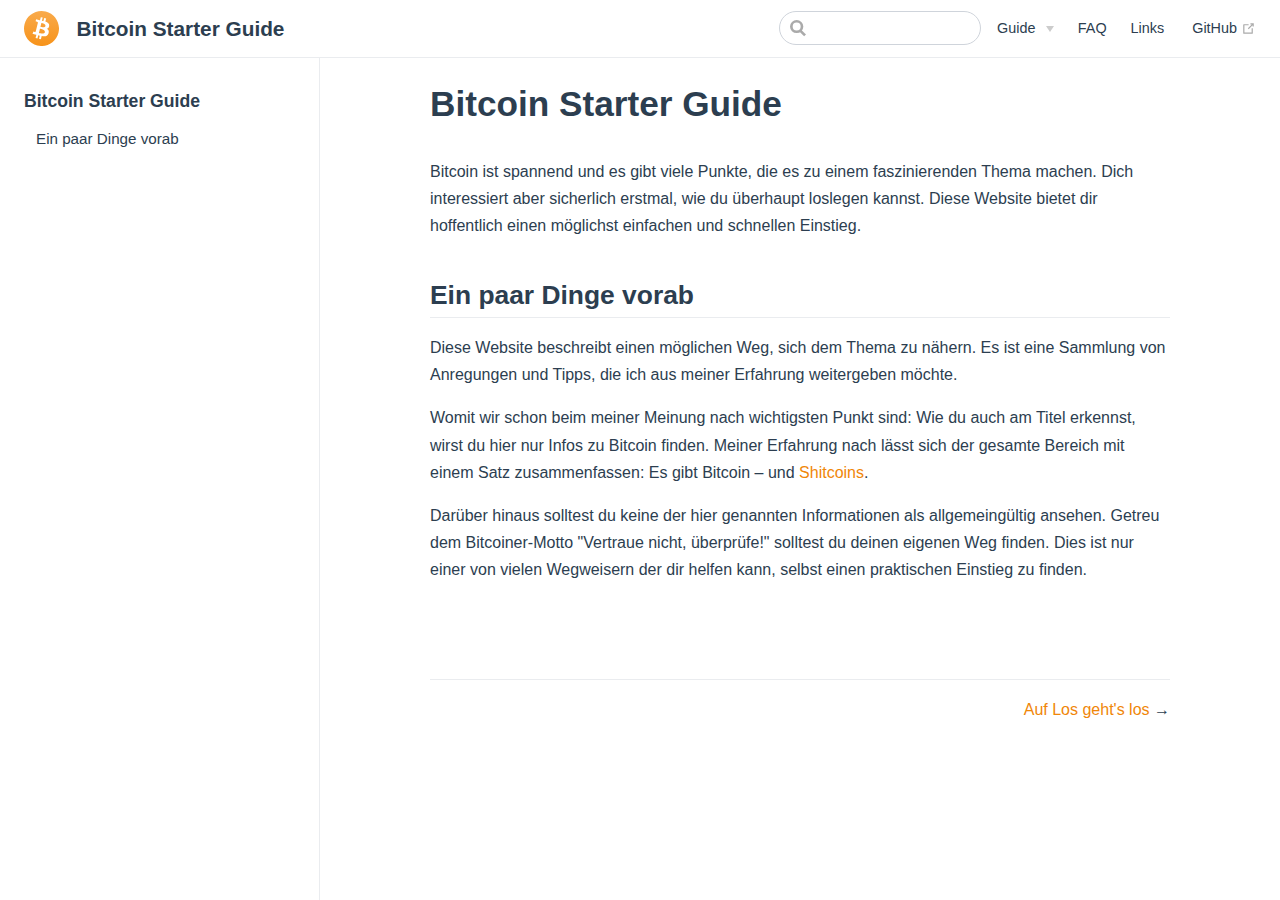
<file: index.html>
<!DOCTYPE html>
<html lang="en-US">
  <head>
    <meta charset="utf-8">
    <meta name="viewport" content="width=device-width,initial-scale=1">
    <title>Bitcoin Starter Guide | Bitcoin Starter Guide</title>
    <meta name="generator" content="VuePress 1.7.1">
    
    <meta name="description" content="Bitcoin Starter Guide">
    
    <link rel="preload" href="/assets/css/0.styles.0afc14c1.css" as="style"><link rel="preload" href="/assets/js/app.ac00534f.js" as="script"><link rel="preload" href="/assets/js/2.97e4de61.js" as="script"><link rel="preload" href="/assets/js/7.89a4d375.js" as="script"><link rel="prefetch" href="/assets/js/10.13d57e93.js"><link rel="prefetch" href="/assets/js/11.e73ab4b9.js"><link rel="prefetch" href="/assets/js/12.57abe6e4.js"><link rel="prefetch" href="/assets/js/3.fea4e30a.js"><link rel="prefetch" href="/assets/js/4.dda371ea.js"><link rel="prefetch" href="/assets/js/5.9e0195bc.js"><link rel="prefetch" href="/assets/js/6.d09cb291.js"><link rel="prefetch" href="/assets/js/8.bbce3b30.js"><link rel="prefetch" href="/assets/js/9.3b7cb7c1.js">
    <link rel="stylesheet" href="/assets/css/0.styles.0afc14c1.css">
  </head>
  <body>
    <div id="app" data-server-rendered="true"><div class="theme-container"><header class="navbar"><div class="sidebar-button"><svg xmlns="http://www.w3.org/2000/svg" aria-hidden="true" role="img" viewBox="0 0 448 512" class="icon"><path fill="currentColor" d="M436 124H12c-6.627 0-12-5.373-12-12V80c0-6.627 5.373-12 12-12h424c6.627 0 12 5.373 12 12v32c0 6.627-5.373 12-12 12zm0 160H12c-6.627 0-12-5.373-12-12v-32c0-6.627 5.373-12 12-12h424c6.627 0 12 5.373 12 12v32c0 6.627-5.373 12-12 12zm0 160H12c-6.627 0-12-5.373-12-12v-32c0-6.627 5.373-12 12-12h424c6.627 0 12 5.373 12 12v32c0 6.627-5.373 12-12 12z"></path></svg></div> <a href="/" aria-current="page" class="home-link router-link-exact-active router-link-active"><img src="/bitcoin.svg" alt="Bitcoin Starter Guide" class="logo"> <span class="site-name can-hide">Bitcoin Starter Guide</span></a> <div class="links"><div class="search-box"><input aria-label="Search" autocomplete="off" spellcheck="false" value=""> <!----></div> <nav class="nav-links can-hide"><div class="nav-item"><div class="dropdown-wrapper"><button type="button" aria-label="Guide" class="dropdown-title"><span class="title">Guide</span> <span class="arrow down"></span></button> <button type="button" aria-label="Guide" class="mobile-dropdown-title"><span class="title">Guide</span> <span class="arrow right"></span></button> <ul class="nav-dropdown" style="display:none;"><li class="dropdown-item"><!----> <a href="/beginner.html" class="nav-link">
  Einstieg
</a></li><li class="dropdown-item"><!----> <a href="/intermediate.html" class="nav-link">
  Zwischenschritt
</a></li><li class="dropdown-item"><!----> <a href="/advanced.html" class="nav-link">
  Fortgeschritten
</a></li></ul></div></div><div class="nav-item"><a href="/faq.html" class="nav-link">
  FAQ
</a></div><div class="nav-item"><a href="/links.html" class="nav-link">
  Links
</a></div> <a href="https://github.com/hey-bitcoin-de/hey-bitcoin.de" target="_blank" rel="noopener noreferrer" class="repo-link">
    GitHub
    <span><svg xmlns="http://www.w3.org/2000/svg" aria-hidden="true" focusable="false" x="0px" y="0px" viewBox="0 0 100 100" width="15" height="15" class="icon outbound"><path fill="currentColor" d="M18.8,85.1h56l0,0c2.2,0,4-1.8,4-4v-32h-8v28h-48v-48h28v-8h-32l0,0c-2.2,0-4,1.8-4,4v56C14.8,83.3,16.6,85.1,18.8,85.1z"></path> <polygon fill="currentColor" points="45.7,48.7 51.3,54.3 77.2,28.5 77.2,37.2 85.2,37.2 85.2,14.9 62.8,14.9 62.8,22.9 71.5,22.9"></polygon></svg> <span class="sr-only">(opens new window)</span></span></a></nav></div></header> <div class="sidebar-mask"></div> <aside class="sidebar"><nav class="nav-links"><div class="nav-item"><div class="dropdown-wrapper"><button type="button" aria-label="Guide" class="dropdown-title"><span class="title">Guide</span> <span class="arrow down"></span></button> <button type="button" aria-label="Guide" class="mobile-dropdown-title"><span class="title">Guide</span> <span class="arrow right"></span></button> <ul class="nav-dropdown" style="display:none;"><li class="dropdown-item"><!----> <a href="/beginner.html" class="nav-link">
  Einstieg
</a></li><li class="dropdown-item"><!----> <a href="/intermediate.html" class="nav-link">
  Zwischenschritt
</a></li><li class="dropdown-item"><!----> <a href="/advanced.html" class="nav-link">
  Fortgeschritten
</a></li></ul></div></div><div class="nav-item"><a href="/faq.html" class="nav-link">
  FAQ
</a></div><div class="nav-item"><a href="/links.html" class="nav-link">
  Links
</a></div> <a href="https://github.com/hey-bitcoin-de/hey-bitcoin.de" target="_blank" rel="noopener noreferrer" class="repo-link">
    GitHub
    <span><svg xmlns="http://www.w3.org/2000/svg" aria-hidden="true" focusable="false" x="0px" y="0px" viewBox="0 0 100 100" width="15" height="15" class="icon outbound"><path fill="currentColor" d="M18.8,85.1h56l0,0c2.2,0,4-1.8,4-4v-32h-8v28h-48v-48h28v-8h-32l0,0c-2.2,0-4,1.8-4,4v56C14.8,83.3,16.6,85.1,18.8,85.1z"></path> <polygon fill="currentColor" points="45.7,48.7 51.3,54.3 77.2,28.5 77.2,37.2 85.2,37.2 85.2,14.9 62.8,14.9 62.8,22.9 71.5,22.9"></polygon></svg> <span class="sr-only">(opens new window)</span></span></a></nav>  <ul class="sidebar-links"><li><section class="sidebar-group depth-0"><p class="sidebar-heading open"><span>Bitcoin Starter Guide</span> <!----></p> <ul class="sidebar-links sidebar-group-items"><li><a href="/#ein-paar-dinge-vorab" class="sidebar-link">Ein paar Dinge vorab</a><ul class="sidebar-sub-headers"></ul></li></ul></section></li></ul> </aside> <main class="page"> <div class="theme-default-content content__default"><h1 id="bitcoin-starter-guide"><a href="#bitcoin-starter-guide" class="header-anchor">#</a> Bitcoin Starter Guide</h1> <p>Bitcoin ist spannend und es gibt viele Punkte, die es zu einem faszinierenden Thema machen.
Dich interessiert aber sicherlich erstmal, wie du überhaupt loslegen kannst.
Diese Website bietet dir hoffentlich einen möglichst einfachen und schnellen Einstieg.</p> <h2 id="ein-paar-dinge-vorab"><a href="#ein-paar-dinge-vorab" class="header-anchor">#</a> Ein paar Dinge vorab</h2> <p>Diese Website beschreibt einen möglichen Weg, sich dem Thema zu nähern.
Es ist eine Sammlung von Anregungen und Tipps, die ich aus meiner Erfahrung weitergeben möchte.</p> <p>Womit wir schon beim meiner Meinung nach wichtigsten Punkt sind:
Wie du auch am Titel erkennst, wirst du hier nur Infos zu Bitcoin finden.
Meiner Erfahrung nach lässt sich der gesamte Bereich mit einem Satz zusammenfassen:
Es gibt Bitcoin – und <a href="/faq.html#was-ist-mit-allen-anderen-coins">Shitcoins</a>.</p> <p>Darüber hinaus solltest du keine der hier genannten Informationen als allgemeingültig ansehen.
Getreu dem Bitcoiner-Motto &quot;Vertraue nicht, überprüfe!&quot; solltest du deinen eigenen Weg finden.
Dies ist nur einer von vielen Wegweisern der dir helfen kann, selbst einen praktischen Einstieg zu finden.</p></div> <footer class="page-edit"><!----> <!----></footer> <div class="page-nav"><p class="inner"><!----> <span class="next"><a href="/beginner.html">
        Auf Los geht's los
      </a>
      →
    </span></p></div> </main></div><div class="global-ui"></div></div>
    <script src="/assets/js/app.ac00534f.js" defer></script><script src="/assets/js/2.97e4de61.js" defer></script><script src="/assets/js/7.89a4d375.js" defer></script>
  </body>
</html>
</file>
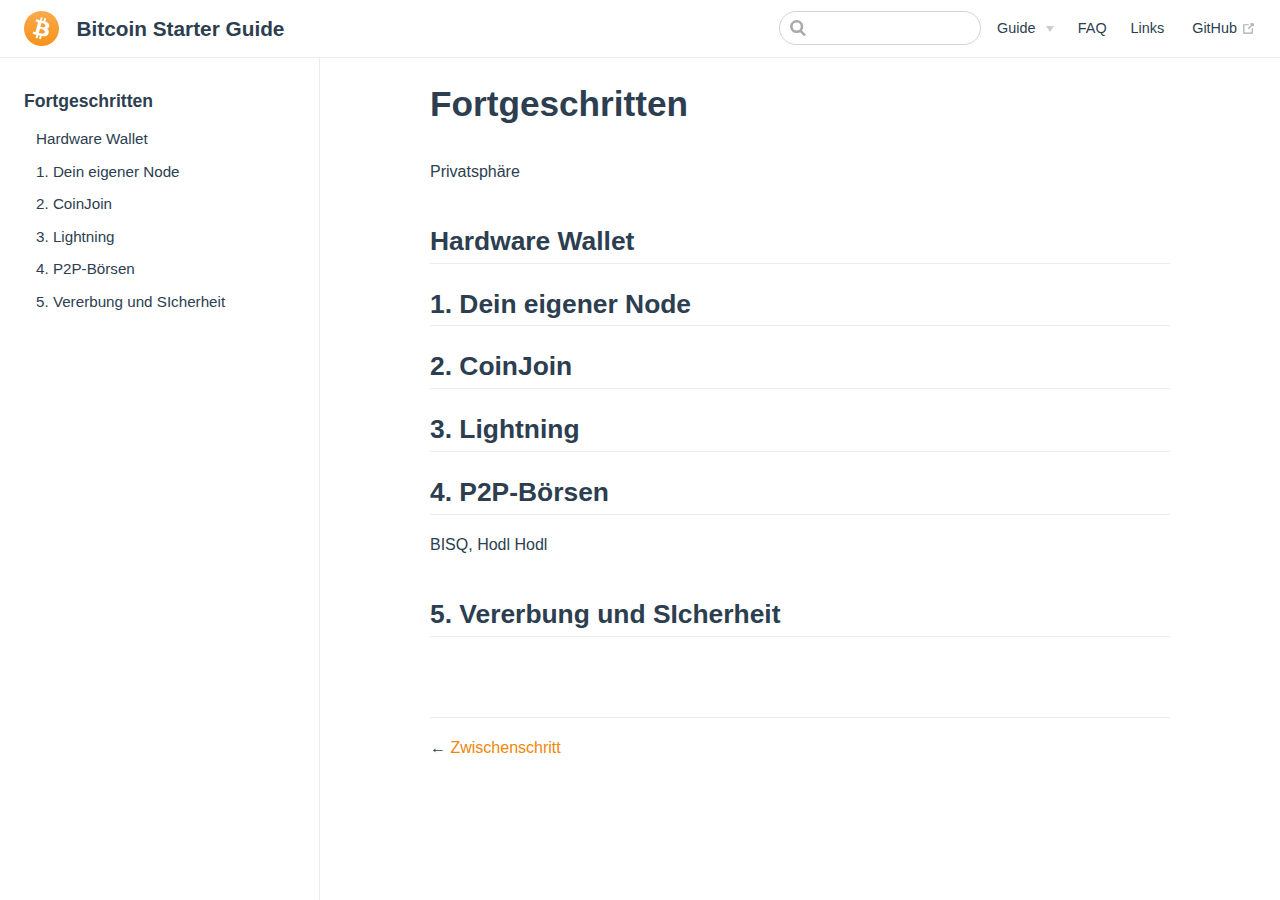
<file: advanced.html>
<!DOCTYPE html>
<html lang="en-US">
  <head>
    <meta charset="utf-8">
    <meta name="viewport" content="width=device-width,initial-scale=1">
    <title>Fortgeschritten | Bitcoin Starter Guide</title>
    <meta name="generator" content="VuePress 1.7.1">
    
    <meta name="description" content="Bitcoin Starter Guide">
    
    <link rel="preload" href="/assets/css/0.styles.0afc14c1.css" as="style"><link rel="preload" href="/assets/js/app.ac00534f.js" as="script"><link rel="preload" href="/assets/js/2.97e4de61.js" as="script"><link rel="preload" href="/assets/js/8.bbce3b30.js" as="script"><link rel="prefetch" href="/assets/js/10.13d57e93.js"><link rel="prefetch" href="/assets/js/11.e73ab4b9.js"><link rel="prefetch" href="/assets/js/12.57abe6e4.js"><link rel="prefetch" href="/assets/js/3.fea4e30a.js"><link rel="prefetch" href="/assets/js/4.dda371ea.js"><link rel="prefetch" href="/assets/js/5.9e0195bc.js"><link rel="prefetch" href="/assets/js/6.d09cb291.js"><link rel="prefetch" href="/assets/js/7.89a4d375.js"><link rel="prefetch" href="/assets/js/9.3b7cb7c1.js">
    <link rel="stylesheet" href="/assets/css/0.styles.0afc14c1.css">
  </head>
  <body>
    <div id="app" data-server-rendered="true"><div class="theme-container"><header class="navbar"><div class="sidebar-button"><svg xmlns="http://www.w3.org/2000/svg" aria-hidden="true" role="img" viewBox="0 0 448 512" class="icon"><path fill="currentColor" d="M436 124H12c-6.627 0-12-5.373-12-12V80c0-6.627 5.373-12 12-12h424c6.627 0 12 5.373 12 12v32c0 6.627-5.373 12-12 12zm0 160H12c-6.627 0-12-5.373-12-12v-32c0-6.627 5.373-12 12-12h424c6.627 0 12 5.373 12 12v32c0 6.627-5.373 12-12 12zm0 160H12c-6.627 0-12-5.373-12-12v-32c0-6.627 5.373-12 12-12h424c6.627 0 12 5.373 12 12v32c0 6.627-5.373 12-12 12z"></path></svg></div> <a href="/" class="home-link router-link-active"><img src="/bitcoin.svg" alt="Bitcoin Starter Guide" class="logo"> <span class="site-name can-hide">Bitcoin Starter Guide</span></a> <div class="links"><div class="search-box"><input aria-label="Search" autocomplete="off" spellcheck="false" value=""> <!----></div> <nav class="nav-links can-hide"><div class="nav-item"><div class="dropdown-wrapper"><button type="button" aria-label="Guide" class="dropdown-title"><span class="title">Guide</span> <span class="arrow down"></span></button> <button type="button" aria-label="Guide" class="mobile-dropdown-title"><span class="title">Guide</span> <span class="arrow right"></span></button> <ul class="nav-dropdown" style="display:none;"><li class="dropdown-item"><!----> <a href="/beginner.html" class="nav-link">
  Einstieg
</a></li><li class="dropdown-item"><!----> <a href="/intermediate.html" class="nav-link">
  Zwischenschritt
</a></li><li class="dropdown-item"><!----> <a href="/advanced.html" aria-current="page" class="nav-link router-link-exact-active router-link-active">
  Fortgeschritten
</a></li></ul></div></div><div class="nav-item"><a href="/faq.html" class="nav-link">
  FAQ
</a></div><div class="nav-item"><a href="/links.html" class="nav-link">
  Links
</a></div> <a href="https://github.com/hey-bitcoin-de/hey-bitcoin.de" target="_blank" rel="noopener noreferrer" class="repo-link">
    GitHub
    <span><svg xmlns="http://www.w3.org/2000/svg" aria-hidden="true" focusable="false" x="0px" y="0px" viewBox="0 0 100 100" width="15" height="15" class="icon outbound"><path fill="currentColor" d="M18.8,85.1h56l0,0c2.2,0,4-1.8,4-4v-32h-8v28h-48v-48h28v-8h-32l0,0c-2.2,0-4,1.8-4,4v56C14.8,83.3,16.6,85.1,18.8,85.1z"></path> <polygon fill="currentColor" points="45.7,48.7 51.3,54.3 77.2,28.5 77.2,37.2 85.2,37.2 85.2,14.9 62.8,14.9 62.8,22.9 71.5,22.9"></polygon></svg> <span class="sr-only">(opens new window)</span></span></a></nav></div></header> <div class="sidebar-mask"></div> <aside class="sidebar"><nav class="nav-links"><div class="nav-item"><div class="dropdown-wrapper"><button type="button" aria-label="Guide" class="dropdown-title"><span class="title">Guide</span> <span class="arrow down"></span></button> <button type="button" aria-label="Guide" class="mobile-dropdown-title"><span class="title">Guide</span> <span class="arrow right"></span></button> <ul class="nav-dropdown" style="display:none;"><li class="dropdown-item"><!----> <a href="/beginner.html" class="nav-link">
  Einstieg
</a></li><li class="dropdown-item"><!----> <a href="/intermediate.html" class="nav-link">
  Zwischenschritt
</a></li><li class="dropdown-item"><!----> <a href="/advanced.html" aria-current="page" class="nav-link router-link-exact-active router-link-active">
  Fortgeschritten
</a></li></ul></div></div><div class="nav-item"><a href="/faq.html" class="nav-link">
  FAQ
</a></div><div class="nav-item"><a href="/links.html" class="nav-link">
  Links
</a></div> <a href="https://github.com/hey-bitcoin-de/hey-bitcoin.de" target="_blank" rel="noopener noreferrer" class="repo-link">
    GitHub
    <span><svg xmlns="http://www.w3.org/2000/svg" aria-hidden="true" focusable="false" x="0px" y="0px" viewBox="0 0 100 100" width="15" height="15" class="icon outbound"><path fill="currentColor" d="M18.8,85.1h56l0,0c2.2,0,4-1.8,4-4v-32h-8v28h-48v-48h28v-8h-32l0,0c-2.2,0-4,1.8-4,4v56C14.8,83.3,16.6,85.1,18.8,85.1z"></path> <polygon fill="currentColor" points="45.7,48.7 51.3,54.3 77.2,28.5 77.2,37.2 85.2,37.2 85.2,14.9 62.8,14.9 62.8,22.9 71.5,22.9"></polygon></svg> <span class="sr-only">(opens new window)</span></span></a></nav>  <ul class="sidebar-links"><li><section class="sidebar-group depth-0"><p class="sidebar-heading open"><span>Fortgeschritten</span> <!----></p> <ul class="sidebar-links sidebar-group-items"><li><a href="/advanced.html#hardware-wallet" class="sidebar-link">Hardware Wallet</a><ul class="sidebar-sub-headers"></ul></li><li><a href="/advanced.html#_1-dein-eigener-node" class="sidebar-link">1. Dein eigener Node</a><ul class="sidebar-sub-headers"></ul></li><li><a href="/advanced.html#_2-coinjoin" class="sidebar-link">2. CoinJoin</a><ul class="sidebar-sub-headers"></ul></li><li><a href="/advanced.html#_3-lightning" class="sidebar-link">3. Lightning</a><ul class="sidebar-sub-headers"></ul></li><li><a href="/advanced.html#_4-p2p-borsen" class="sidebar-link">4. P2P-Börsen</a><ul class="sidebar-sub-headers"></ul></li><li><a href="/advanced.html#_5-vererbung-und-sicherheit" class="sidebar-link">5. Vererbung und SIcherheit</a><ul class="sidebar-sub-headers"></ul></li></ul></section></li></ul> </aside> <main class="page"> <div class="theme-default-content content__default"><h1 id="fortgeschritten"><a href="#fortgeschritten" class="header-anchor">#</a> Fortgeschritten</h1> <p>Privatsphäre</p> <h2 id="hardware-wallet"><a href="#hardware-wallet" class="header-anchor">#</a> Hardware Wallet</h2> <h2 id="_1-dein-eigener-node"><a href="#_1-dein-eigener-node" class="header-anchor">#</a> 1. Dein eigener Node</h2> <h2 id="_2-coinjoin"><a href="#_2-coinjoin" class="header-anchor">#</a> 2. CoinJoin</h2> <h2 id="_3-lightning"><a href="#_3-lightning" class="header-anchor">#</a> 3. Lightning</h2> <h2 id="_4-p2p-borsen"><a href="#_4-p2p-borsen" class="header-anchor">#</a> 4. P2P-Börsen</h2> <p>BISQ, Hodl Hodl</p> <h2 id="_5-vererbung-und-sicherheit"><a href="#_5-vererbung-und-sicherheit" class="header-anchor">#</a> 5. Vererbung und SIcherheit</h2></div> <footer class="page-edit"><!----> <!----></footer> <div class="page-nav"><p class="inner"><span class="prev">
      ←
      <a href="/intermediate.html" class="prev">
        Zwischenschritt
      </a></span> <!----></p></div> </main></div><div class="global-ui"></div></div>
    <script src="/assets/js/app.ac00534f.js" defer></script><script src="/assets/js/2.97e4de61.js" defer></script><script src="/assets/js/8.bbce3b30.js" defer></script>
  </body>
</html>
</file>
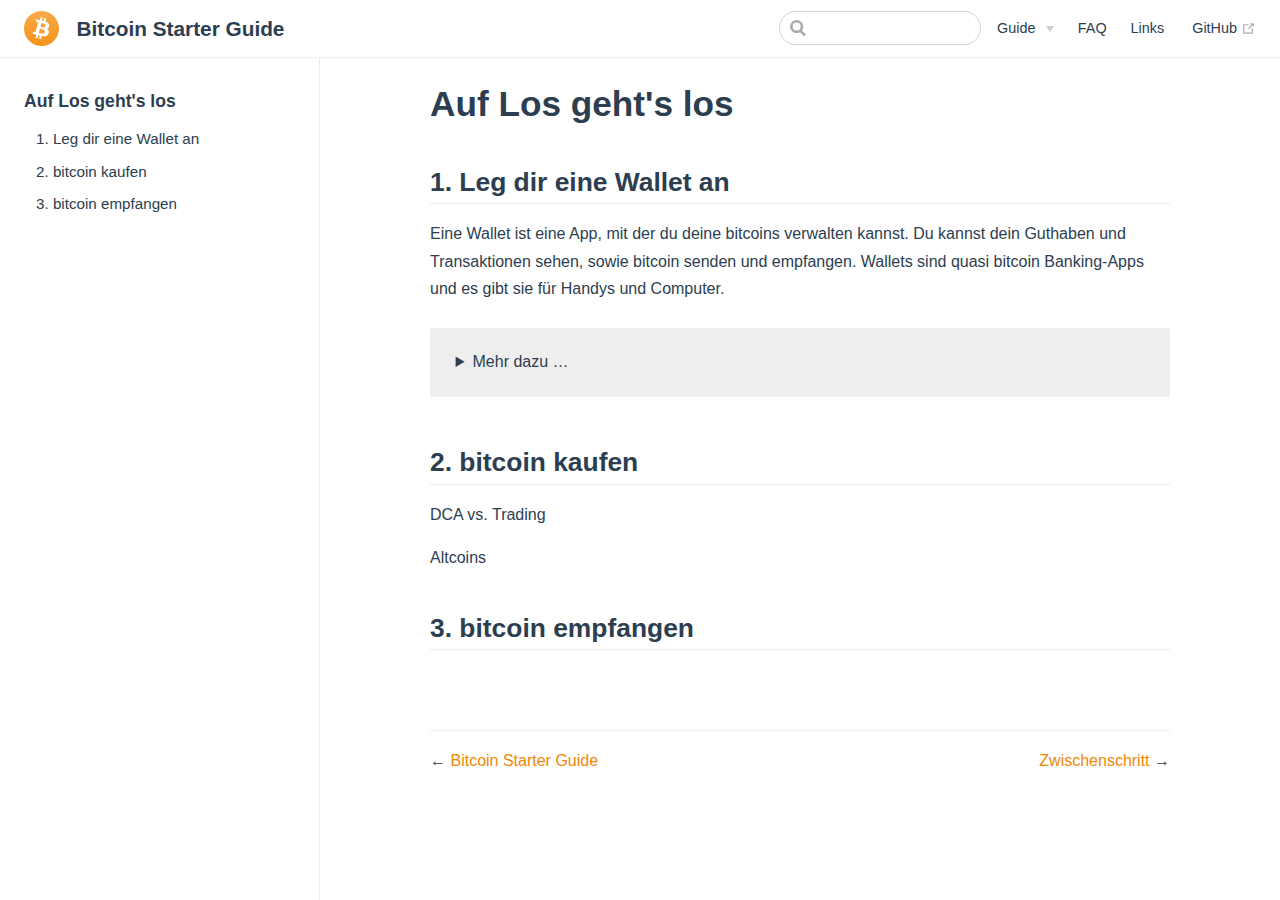
<file: beginner.html>
<!DOCTYPE html>
<html lang="en-US">
  <head>
    <meta charset="utf-8">
    <meta name="viewport" content="width=device-width,initial-scale=1">
    <title>Auf Los geht&#39;s los | Bitcoin Starter Guide</title>
    <meta name="generator" content="VuePress 1.7.1">
    
    <meta name="description" content="Bitcoin Starter Guide">
    
    <link rel="preload" href="/assets/css/0.styles.0afc14c1.css" as="style"><link rel="preload" href="/assets/js/app.ac00534f.js" as="script"><link rel="preload" href="/assets/js/2.97e4de61.js" as="script"><link rel="preload" href="/assets/js/9.3b7cb7c1.js" as="script"><link rel="prefetch" href="/assets/js/10.13d57e93.js"><link rel="prefetch" href="/assets/js/11.e73ab4b9.js"><link rel="prefetch" href="/assets/js/12.57abe6e4.js"><link rel="prefetch" href="/assets/js/3.fea4e30a.js"><link rel="prefetch" href="/assets/js/4.dda371ea.js"><link rel="prefetch" href="/assets/js/5.9e0195bc.js"><link rel="prefetch" href="/assets/js/6.d09cb291.js"><link rel="prefetch" href="/assets/js/7.89a4d375.js"><link rel="prefetch" href="/assets/js/8.bbce3b30.js">
    <link rel="stylesheet" href="/assets/css/0.styles.0afc14c1.css">
  </head>
  <body>
    <div id="app" data-server-rendered="true"><div class="theme-container"><header class="navbar"><div class="sidebar-button"><svg xmlns="http://www.w3.org/2000/svg" aria-hidden="true" role="img" viewBox="0 0 448 512" class="icon"><path fill="currentColor" d="M436 124H12c-6.627 0-12-5.373-12-12V80c0-6.627 5.373-12 12-12h424c6.627 0 12 5.373 12 12v32c0 6.627-5.373 12-12 12zm0 160H12c-6.627 0-12-5.373-12-12v-32c0-6.627 5.373-12 12-12h424c6.627 0 12 5.373 12 12v32c0 6.627-5.373 12-12 12zm0 160H12c-6.627 0-12-5.373-12-12v-32c0-6.627 5.373-12 12-12h424c6.627 0 12 5.373 12 12v32c0 6.627-5.373 12-12 12z"></path></svg></div> <a href="/" class="home-link router-link-active"><img src="/bitcoin.svg" alt="Bitcoin Starter Guide" class="logo"> <span class="site-name can-hide">Bitcoin Starter Guide</span></a> <div class="links"><div class="search-box"><input aria-label="Search" autocomplete="off" spellcheck="false" value=""> <!----></div> <nav class="nav-links can-hide"><div class="nav-item"><div class="dropdown-wrapper"><button type="button" aria-label="Guide" class="dropdown-title"><span class="title">Guide</span> <span class="arrow down"></span></button> <button type="button" aria-label="Guide" class="mobile-dropdown-title"><span class="title">Guide</span> <span class="arrow right"></span></button> <ul class="nav-dropdown" style="display:none;"><li class="dropdown-item"><!----> <a href="/beginner.html" aria-current="page" class="nav-link router-link-exact-active router-link-active">
  Einstieg
</a></li><li class="dropdown-item"><!----> <a href="/intermediate.html" class="nav-link">
  Zwischenschritt
</a></li><li class="dropdown-item"><!----> <a href="/advanced.html" class="nav-link">
  Fortgeschritten
</a></li></ul></div></div><div class="nav-item"><a href="/faq.html" class="nav-link">
  FAQ
</a></div><div class="nav-item"><a href="/links.html" class="nav-link">
  Links
</a></div> <a href="https://github.com/hey-bitcoin-de/hey-bitcoin.de" target="_blank" rel="noopener noreferrer" class="repo-link">
    GitHub
    <span><svg xmlns="http://www.w3.org/2000/svg" aria-hidden="true" focusable="false" x="0px" y="0px" viewBox="0 0 100 100" width="15" height="15" class="icon outbound"><path fill="currentColor" d="M18.8,85.1h56l0,0c2.2,0,4-1.8,4-4v-32h-8v28h-48v-48h28v-8h-32l0,0c-2.2,0-4,1.8-4,4v56C14.8,83.3,16.6,85.1,18.8,85.1z"></path> <polygon fill="currentColor" points="45.7,48.7 51.3,54.3 77.2,28.5 77.2,37.2 85.2,37.2 85.2,14.9 62.8,14.9 62.8,22.9 71.5,22.9"></polygon></svg> <span class="sr-only">(opens new window)</span></span></a></nav></div></header> <div class="sidebar-mask"></div> <aside class="sidebar"><nav class="nav-links"><div class="nav-item"><div class="dropdown-wrapper"><button type="button" aria-label="Guide" class="dropdown-title"><span class="title">Guide</span> <span class="arrow down"></span></button> <button type="button" aria-label="Guide" class="mobile-dropdown-title"><span class="title">Guide</span> <span class="arrow right"></span></button> <ul class="nav-dropdown" style="display:none;"><li class="dropdown-item"><!----> <a href="/beginner.html" aria-current="page" class="nav-link router-link-exact-active router-link-active">
  Einstieg
</a></li><li class="dropdown-item"><!----> <a href="/intermediate.html" class="nav-link">
  Zwischenschritt
</a></li><li class="dropdown-item"><!----> <a href="/advanced.html" class="nav-link">
  Fortgeschritten
</a></li></ul></div></div><div class="nav-item"><a href="/faq.html" class="nav-link">
  FAQ
</a></div><div class="nav-item"><a href="/links.html" class="nav-link">
  Links
</a></div> <a href="https://github.com/hey-bitcoin-de/hey-bitcoin.de" target="_blank" rel="noopener noreferrer" class="repo-link">
    GitHub
    <span><svg xmlns="http://www.w3.org/2000/svg" aria-hidden="true" focusable="false" x="0px" y="0px" viewBox="0 0 100 100" width="15" height="15" class="icon outbound"><path fill="currentColor" d="M18.8,85.1h56l0,0c2.2,0,4-1.8,4-4v-32h-8v28h-48v-48h28v-8h-32l0,0c-2.2,0-4,1.8-4,4v56C14.8,83.3,16.6,85.1,18.8,85.1z"></path> <polygon fill="currentColor" points="45.7,48.7 51.3,54.3 77.2,28.5 77.2,37.2 85.2,37.2 85.2,14.9 62.8,14.9 62.8,22.9 71.5,22.9"></polygon></svg> <span class="sr-only">(opens new window)</span></span></a></nav>  <ul class="sidebar-links"><li><section class="sidebar-group depth-0"><p class="sidebar-heading open"><span>Auf Los geht's los</span> <!----></p> <ul class="sidebar-links sidebar-group-items"><li><a href="/beginner.html#_1-leg-dir-eine-wallet-an" class="sidebar-link">1. Leg dir eine Wallet an</a><ul class="sidebar-sub-headers"></ul></li><li><a href="/beginner.html#_2-bitcoin-kaufen" class="sidebar-link">2. bitcoin kaufen</a><ul class="sidebar-sub-headers"></ul></li><li><a href="/beginner.html#_3-bitcoin-empfangen" class="sidebar-link">3. bitcoin empfangen</a><ul class="sidebar-sub-headers"></ul></li></ul></section></li></ul> </aside> <main class="page"> <div class="theme-default-content content__default"><h1 id="auf-los-geht-s-los"><a href="#auf-los-geht-s-los" class="header-anchor">#</a> Auf Los geht's los</h1> <h2 id="_1-leg-dir-eine-wallet-an"><a href="#_1-leg-dir-eine-wallet-an" class="header-anchor">#</a> 1. Leg dir eine Wallet an</h2> <p>Eine Wallet ist eine App, mit der du deine bitcoins verwalten kannst.
Du kannst dein Guthaben und Transaktionen sehen, sowie bitcoin senden und empfangen.
Wallets sind quasi bitcoin Banking-Apps und es gibt sie für Handys und Computer.</p> <details class="custom-block details"><summary>Mehr dazu …</summary> <p>Obwohl Wallet übersetzt Geldbörse bedeutet, gleicht ihre eigentliche Funktion mehr einem Schlüsselbund:
Die Wallet verwaltet deine kryptografischen Schlüssel, die dir Zugang zu deinen bitcoins geben.</p></details> <h2 id="_2-bitcoin-kaufen"><a href="#_2-bitcoin-kaufen" class="header-anchor">#</a> 2. bitcoin kaufen</h2> <p>DCA vs. Trading</p> <p>Altcoins</p> <h2 id="_3-bitcoin-empfangen"><a href="#_3-bitcoin-empfangen" class="header-anchor">#</a> 3. bitcoin empfangen</h2></div> <footer class="page-edit"><!----> <!----></footer> <div class="page-nav"><p class="inner"><span class="prev">
      ←
      <a href="/" class="prev router-link-active">
        Bitcoin Starter Guide
      </a></span> <span class="next"><a href="/intermediate.html">
        Zwischenschritt
      </a>
      →
    </span></p></div> </main></div><div class="global-ui"></div></div>
    <script src="/assets/js/app.ac00534f.js" defer></script><script src="/assets/js/2.97e4de61.js" defer></script><script src="/assets/js/9.3b7cb7c1.js" defer></script>
  </body>
</html>
</file>
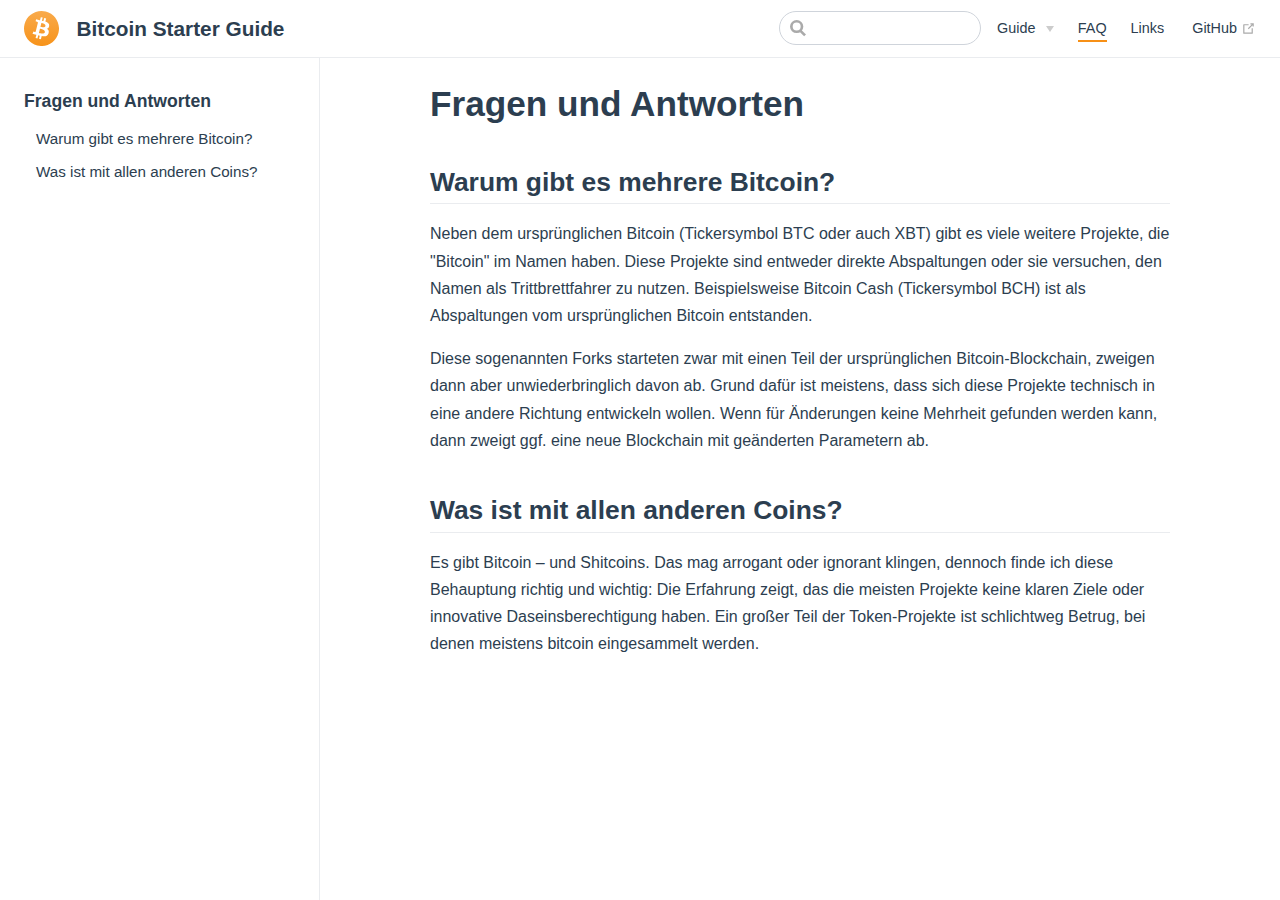
<file: faq.html>
<!DOCTYPE html>
<html lang="en-US">
  <head>
    <meta charset="utf-8">
    <meta name="viewport" content="width=device-width,initial-scale=1">
    <title>Fragen und Antworten | Bitcoin Starter Guide</title>
    <meta name="generator" content="VuePress 1.7.1">
    
    <meta name="description" content="Bitcoin Starter Guide">
    
    <link rel="preload" href="/assets/css/0.styles.0afc14c1.css" as="style"><link rel="preload" href="/assets/js/app.ac00534f.js" as="script"><link rel="preload" href="/assets/js/2.97e4de61.js" as="script"><link rel="preload" href="/assets/js/10.13d57e93.js" as="script"><link rel="prefetch" href="/assets/js/11.e73ab4b9.js"><link rel="prefetch" href="/assets/js/12.57abe6e4.js"><link rel="prefetch" href="/assets/js/3.fea4e30a.js"><link rel="prefetch" href="/assets/js/4.dda371ea.js"><link rel="prefetch" href="/assets/js/5.9e0195bc.js"><link rel="prefetch" href="/assets/js/6.d09cb291.js"><link rel="prefetch" href="/assets/js/7.89a4d375.js"><link rel="prefetch" href="/assets/js/8.bbce3b30.js"><link rel="prefetch" href="/assets/js/9.3b7cb7c1.js">
    <link rel="stylesheet" href="/assets/css/0.styles.0afc14c1.css">
  </head>
  <body>
    <div id="app" data-server-rendered="true"><div class="theme-container"><header class="navbar"><div class="sidebar-button"><svg xmlns="http://www.w3.org/2000/svg" aria-hidden="true" role="img" viewBox="0 0 448 512" class="icon"><path fill="currentColor" d="M436 124H12c-6.627 0-12-5.373-12-12V80c0-6.627 5.373-12 12-12h424c6.627 0 12 5.373 12 12v32c0 6.627-5.373 12-12 12zm0 160H12c-6.627 0-12-5.373-12-12v-32c0-6.627 5.373-12 12-12h424c6.627 0 12 5.373 12 12v32c0 6.627-5.373 12-12 12zm0 160H12c-6.627 0-12-5.373-12-12v-32c0-6.627 5.373-12 12-12h424c6.627 0 12 5.373 12 12v32c0 6.627-5.373 12-12 12z"></path></svg></div> <a href="/" class="home-link router-link-active"><img src="/bitcoin.svg" alt="Bitcoin Starter Guide" class="logo"> <span class="site-name can-hide">Bitcoin Starter Guide</span></a> <div class="links"><div class="search-box"><input aria-label="Search" autocomplete="off" spellcheck="false" value=""> <!----></div> <nav class="nav-links can-hide"><div class="nav-item"><div class="dropdown-wrapper"><button type="button" aria-label="Guide" class="dropdown-title"><span class="title">Guide</span> <span class="arrow down"></span></button> <button type="button" aria-label="Guide" class="mobile-dropdown-title"><span class="title">Guide</span> <span class="arrow right"></span></button> <ul class="nav-dropdown" style="display:none;"><li class="dropdown-item"><!----> <a href="/beginner.html" class="nav-link">
  Einstieg
</a></li><li class="dropdown-item"><!----> <a href="/intermediate.html" class="nav-link">
  Zwischenschritt
</a></li><li class="dropdown-item"><!----> <a href="/advanced.html" class="nav-link">
  Fortgeschritten
</a></li></ul></div></div><div class="nav-item"><a href="/faq.html" aria-current="page" class="nav-link router-link-exact-active router-link-active">
  FAQ
</a></div><div class="nav-item"><a href="/links.html" class="nav-link">
  Links
</a></div> <a href="https://github.com/hey-bitcoin-de/hey-bitcoin.de" target="_blank" rel="noopener noreferrer" class="repo-link">
    GitHub
    <span><svg xmlns="http://www.w3.org/2000/svg" aria-hidden="true" focusable="false" x="0px" y="0px" viewBox="0 0 100 100" width="15" height="15" class="icon outbound"><path fill="currentColor" d="M18.8,85.1h56l0,0c2.2,0,4-1.8,4-4v-32h-8v28h-48v-48h28v-8h-32l0,0c-2.2,0-4,1.8-4,4v56C14.8,83.3,16.6,85.1,18.8,85.1z"></path> <polygon fill="currentColor" points="45.7,48.7 51.3,54.3 77.2,28.5 77.2,37.2 85.2,37.2 85.2,14.9 62.8,14.9 62.8,22.9 71.5,22.9"></polygon></svg> <span class="sr-only">(opens new window)</span></span></a></nav></div></header> <div class="sidebar-mask"></div> <aside class="sidebar"><nav class="nav-links"><div class="nav-item"><div class="dropdown-wrapper"><button type="button" aria-label="Guide" class="dropdown-title"><span class="title">Guide</span> <span class="arrow down"></span></button> <button type="button" aria-label="Guide" class="mobile-dropdown-title"><span class="title">Guide</span> <span class="arrow right"></span></button> <ul class="nav-dropdown" style="display:none;"><li class="dropdown-item"><!----> <a href="/beginner.html" class="nav-link">
  Einstieg
</a></li><li class="dropdown-item"><!----> <a href="/intermediate.html" class="nav-link">
  Zwischenschritt
</a></li><li class="dropdown-item"><!----> <a href="/advanced.html" class="nav-link">
  Fortgeschritten
</a></li></ul></div></div><div class="nav-item"><a href="/faq.html" aria-current="page" class="nav-link router-link-exact-active router-link-active">
  FAQ
</a></div><div class="nav-item"><a href="/links.html" class="nav-link">
  Links
</a></div> <a href="https://github.com/hey-bitcoin-de/hey-bitcoin.de" target="_blank" rel="noopener noreferrer" class="repo-link">
    GitHub
    <span><svg xmlns="http://www.w3.org/2000/svg" aria-hidden="true" focusable="false" x="0px" y="0px" viewBox="0 0 100 100" width="15" height="15" class="icon outbound"><path fill="currentColor" d="M18.8,85.1h56l0,0c2.2,0,4-1.8,4-4v-32h-8v28h-48v-48h28v-8h-32l0,0c-2.2,0-4,1.8-4,4v56C14.8,83.3,16.6,85.1,18.8,85.1z"></path> <polygon fill="currentColor" points="45.7,48.7 51.3,54.3 77.2,28.5 77.2,37.2 85.2,37.2 85.2,14.9 62.8,14.9 62.8,22.9 71.5,22.9"></polygon></svg> <span class="sr-only">(opens new window)</span></span></a></nav>  <ul class="sidebar-links"><li><section class="sidebar-group depth-0"><p class="sidebar-heading open"><span>Fragen und Antworten</span> <!----></p> <ul class="sidebar-links sidebar-group-items"><li><a href="/faq.html#warum-gibt-es-mehrere-bitcoin" class="sidebar-link">Warum gibt es mehrere Bitcoin?</a><ul class="sidebar-sub-headers"></ul></li><li><a href="/faq.html#was-ist-mit-allen-anderen-coins" class="sidebar-link">Was ist mit allen anderen Coins?</a><ul class="sidebar-sub-headers"></ul></li></ul></section></li></ul> </aside> <main class="page"> <div class="theme-default-content content__default"><h1 id="fragen-und-antworten"><a href="#fragen-und-antworten" class="header-anchor">#</a> Fragen und Antworten</h1> <h2 id="warum-gibt-es-mehrere-bitcoin"><a href="#warum-gibt-es-mehrere-bitcoin" class="header-anchor">#</a> Warum gibt es mehrere Bitcoin?</h2> <p>Neben dem ursprünglichen Bitcoin (Tickersymbol BTC oder auch XBT) gibt es viele weitere Projekte, die &quot;Bitcoin&quot; im Namen haben.
Diese Projekte sind entweder direkte Abspaltungen oder sie versuchen, den Namen als Trittbrettfahrer zu nutzen.
Beispielsweise Bitcoin Cash (Tickersymbol BCH) ist als Abspaltungen vom ursprünglichen Bitcoin entstanden.</p> <p>Diese sogenannten Forks starteten zwar mit einen Teil der ursprünglichen Bitcoin-Blockchain, zweigen dann aber unwiederbringlich davon ab.
Grund dafür ist meistens, dass sich diese Projekte technisch in eine andere Richtung entwickeln wollen.
Wenn für Änderungen keine Mehrheit gefunden werden kann, dann zweigt ggf. eine neue Blockchain mit geänderten Parametern ab.</p> <h2 id="was-ist-mit-allen-anderen-coins"><a href="#was-ist-mit-allen-anderen-coins" class="header-anchor">#</a> Was ist mit allen anderen Coins?</h2> <p>Es gibt Bitcoin – und Shitcoins.
Das mag arrogant oder ignorant klingen, dennoch finde ich diese Behauptung richtig und wichtig:
Die Erfahrung zeigt, das die meisten Projekte keine klaren Ziele oder innovative Daseinsberechtigung haben.
Ein großer Teil der Token-Projekte ist schlichtweg Betrug, bei denen meistens bitcoin eingesammelt werden.</p></div> <footer class="page-edit"><!----> <!----></footer> <!----> </main></div><div class="global-ui"></div></div>
    <script src="/assets/js/app.ac00534f.js" defer></script><script src="/assets/js/2.97e4de61.js" defer></script><script src="/assets/js/10.13d57e93.js" defer></script>
  </body>
</html>
</file>
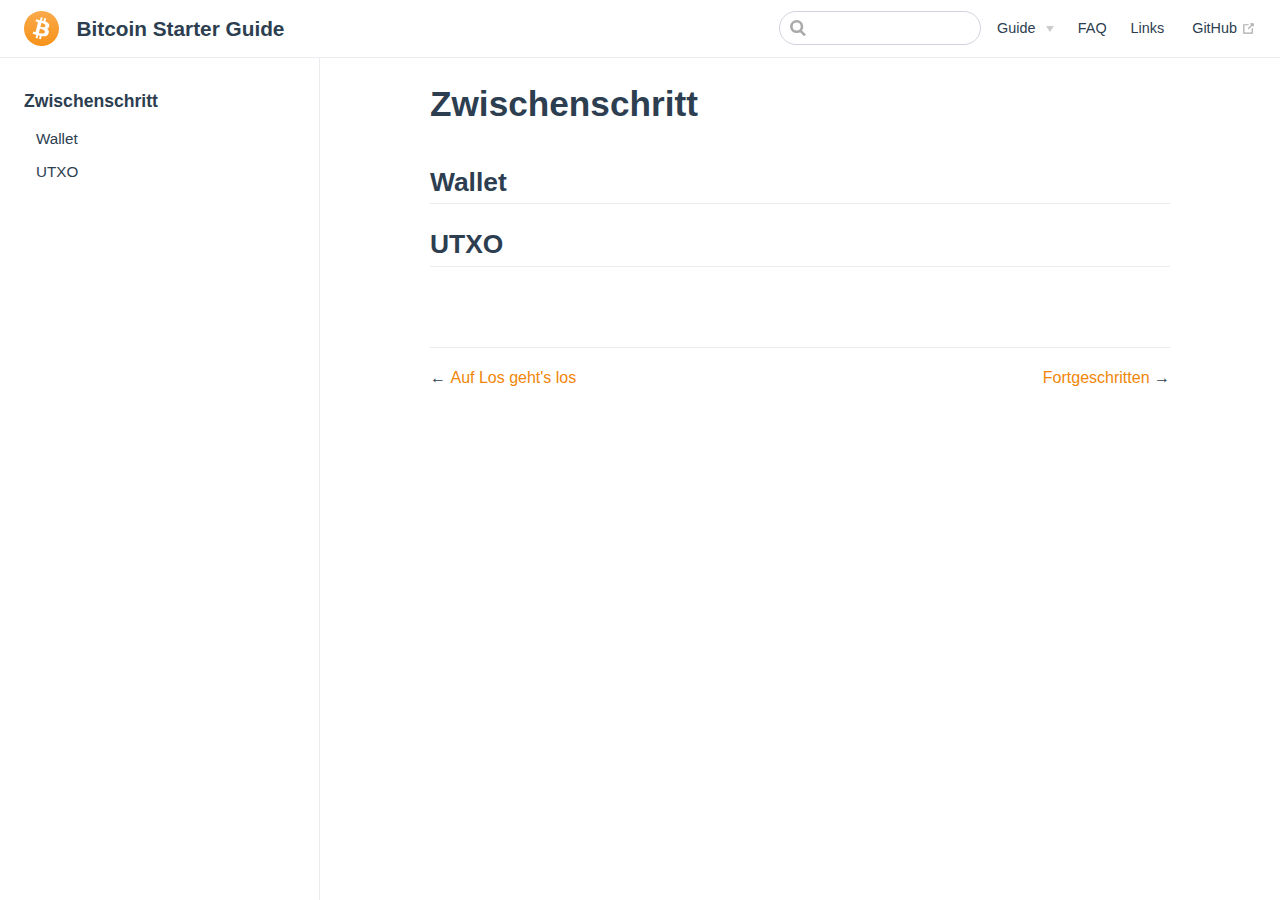
<file: intermediate.html>
<!DOCTYPE html>
<html lang="en-US">
  <head>
    <meta charset="utf-8">
    <meta name="viewport" content="width=device-width,initial-scale=1">
    <title>Zwischenschritt | Bitcoin Starter Guide</title>
    <meta name="generator" content="VuePress 1.7.1">
    
    <meta name="description" content="Bitcoin Starter Guide">
    
    <link rel="preload" href="/assets/css/0.styles.0afc14c1.css" as="style"><link rel="preload" href="/assets/js/app.ac00534f.js" as="script"><link rel="preload" href="/assets/js/2.97e4de61.js" as="script"><link rel="preload" href="/assets/js/11.e73ab4b9.js" as="script"><link rel="prefetch" href="/assets/js/10.13d57e93.js"><link rel="prefetch" href="/assets/js/12.57abe6e4.js"><link rel="prefetch" href="/assets/js/3.fea4e30a.js"><link rel="prefetch" href="/assets/js/4.dda371ea.js"><link rel="prefetch" href="/assets/js/5.9e0195bc.js"><link rel="prefetch" href="/assets/js/6.d09cb291.js"><link rel="prefetch" href="/assets/js/7.89a4d375.js"><link rel="prefetch" href="/assets/js/8.bbce3b30.js"><link rel="prefetch" href="/assets/js/9.3b7cb7c1.js">
    <link rel="stylesheet" href="/assets/css/0.styles.0afc14c1.css">
  </head>
  <body>
    <div id="app" data-server-rendered="true"><div class="theme-container"><header class="navbar"><div class="sidebar-button"><svg xmlns="http://www.w3.org/2000/svg" aria-hidden="true" role="img" viewBox="0 0 448 512" class="icon"><path fill="currentColor" d="M436 124H12c-6.627 0-12-5.373-12-12V80c0-6.627 5.373-12 12-12h424c6.627 0 12 5.373 12 12v32c0 6.627-5.373 12-12 12zm0 160H12c-6.627 0-12-5.373-12-12v-32c0-6.627 5.373-12 12-12h424c6.627 0 12 5.373 12 12v32c0 6.627-5.373 12-12 12zm0 160H12c-6.627 0-12-5.373-12-12v-32c0-6.627 5.373-12 12-12h424c6.627 0 12 5.373 12 12v32c0 6.627-5.373 12-12 12z"></path></svg></div> <a href="/" class="home-link router-link-active"><img src="/bitcoin.svg" alt="Bitcoin Starter Guide" class="logo"> <span class="site-name can-hide">Bitcoin Starter Guide</span></a> <div class="links"><div class="search-box"><input aria-label="Search" autocomplete="off" spellcheck="false" value=""> <!----></div> <nav class="nav-links can-hide"><div class="nav-item"><div class="dropdown-wrapper"><button type="button" aria-label="Guide" class="dropdown-title"><span class="title">Guide</span> <span class="arrow down"></span></button> <button type="button" aria-label="Guide" class="mobile-dropdown-title"><span class="title">Guide</span> <span class="arrow right"></span></button> <ul class="nav-dropdown" style="display:none;"><li class="dropdown-item"><!----> <a href="/beginner.html" class="nav-link">
  Einstieg
</a></li><li class="dropdown-item"><!----> <a href="/intermediate.html" aria-current="page" class="nav-link router-link-exact-active router-link-active">
  Zwischenschritt
</a></li><li class="dropdown-item"><!----> <a href="/advanced.html" class="nav-link">
  Fortgeschritten
</a></li></ul></div></div><div class="nav-item"><a href="/faq.html" class="nav-link">
  FAQ
</a></div><div class="nav-item"><a href="/links.html" class="nav-link">
  Links
</a></div> <a href="https://github.com/hey-bitcoin-de/hey-bitcoin.de" target="_blank" rel="noopener noreferrer" class="repo-link">
    GitHub
    <span><svg xmlns="http://www.w3.org/2000/svg" aria-hidden="true" focusable="false" x="0px" y="0px" viewBox="0 0 100 100" width="15" height="15" class="icon outbound"><path fill="currentColor" d="M18.8,85.1h56l0,0c2.2,0,4-1.8,4-4v-32h-8v28h-48v-48h28v-8h-32l0,0c-2.2,0-4,1.8-4,4v56C14.8,83.3,16.6,85.1,18.8,85.1z"></path> <polygon fill="currentColor" points="45.7,48.7 51.3,54.3 77.2,28.5 77.2,37.2 85.2,37.2 85.2,14.9 62.8,14.9 62.8,22.9 71.5,22.9"></polygon></svg> <span class="sr-only">(opens new window)</span></span></a></nav></div></header> <div class="sidebar-mask"></div> <aside class="sidebar"><nav class="nav-links"><div class="nav-item"><div class="dropdown-wrapper"><button type="button" aria-label="Guide" class="dropdown-title"><span class="title">Guide</span> <span class="arrow down"></span></button> <button type="button" aria-label="Guide" class="mobile-dropdown-title"><span class="title">Guide</span> <span class="arrow right"></span></button> <ul class="nav-dropdown" style="display:none;"><li class="dropdown-item"><!----> <a href="/beginner.html" class="nav-link">
  Einstieg
</a></li><li class="dropdown-item"><!----> <a href="/intermediate.html" aria-current="page" class="nav-link router-link-exact-active router-link-active">
  Zwischenschritt
</a></li><li class="dropdown-item"><!----> <a href="/advanced.html" class="nav-link">
  Fortgeschritten
</a></li></ul></div></div><div class="nav-item"><a href="/faq.html" class="nav-link">
  FAQ
</a></div><div class="nav-item"><a href="/links.html" class="nav-link">
  Links
</a></div> <a href="https://github.com/hey-bitcoin-de/hey-bitcoin.de" target="_blank" rel="noopener noreferrer" class="repo-link">
    GitHub
    <span><svg xmlns="http://www.w3.org/2000/svg" aria-hidden="true" focusable="false" x="0px" y="0px" viewBox="0 0 100 100" width="15" height="15" class="icon outbound"><path fill="currentColor" d="M18.8,85.1h56l0,0c2.2,0,4-1.8,4-4v-32h-8v28h-48v-48h28v-8h-32l0,0c-2.2,0-4,1.8-4,4v56C14.8,83.3,16.6,85.1,18.8,85.1z"></path> <polygon fill="currentColor" points="45.7,48.7 51.3,54.3 77.2,28.5 77.2,37.2 85.2,37.2 85.2,14.9 62.8,14.9 62.8,22.9 71.5,22.9"></polygon></svg> <span class="sr-only">(opens new window)</span></span></a></nav>  <ul class="sidebar-links"><li><section class="sidebar-group depth-0"><p class="sidebar-heading open"><span>Zwischenschritt</span> <!----></p> <ul class="sidebar-links sidebar-group-items"><li><a href="/intermediate.html#wallet" class="sidebar-link">Wallet</a><ul class="sidebar-sub-headers"></ul></li><li><a href="/intermediate.html#utxo" class="sidebar-link">UTXO</a><ul class="sidebar-sub-headers"></ul></li></ul></section></li></ul> </aside> <main class="page"> <div class="theme-default-content content__default"><h1 id="zwischenschritt"><a href="#zwischenschritt" class="header-anchor">#</a> Zwischenschritt</h1> <h2 id="wallet"><a href="#wallet" class="header-anchor">#</a> Wallet</h2> <h2 id="utxo"><a href="#utxo" class="header-anchor">#</a> UTXO</h2></div> <footer class="page-edit"><!----> <!----></footer> <div class="page-nav"><p class="inner"><span class="prev">
      ←
      <a href="/beginner.html" class="prev">
        Auf Los geht's los
      </a></span> <span class="next"><a href="/advanced.html">
        Fortgeschritten
      </a>
      →
    </span></p></div> </main></div><div class="global-ui"></div></div>
    <script src="/assets/js/app.ac00534f.js" defer></script><script src="/assets/js/2.97e4de61.js" defer></script><script src="/assets/js/11.e73ab4b9.js" defer></script>
  </body>
</html>
</file>
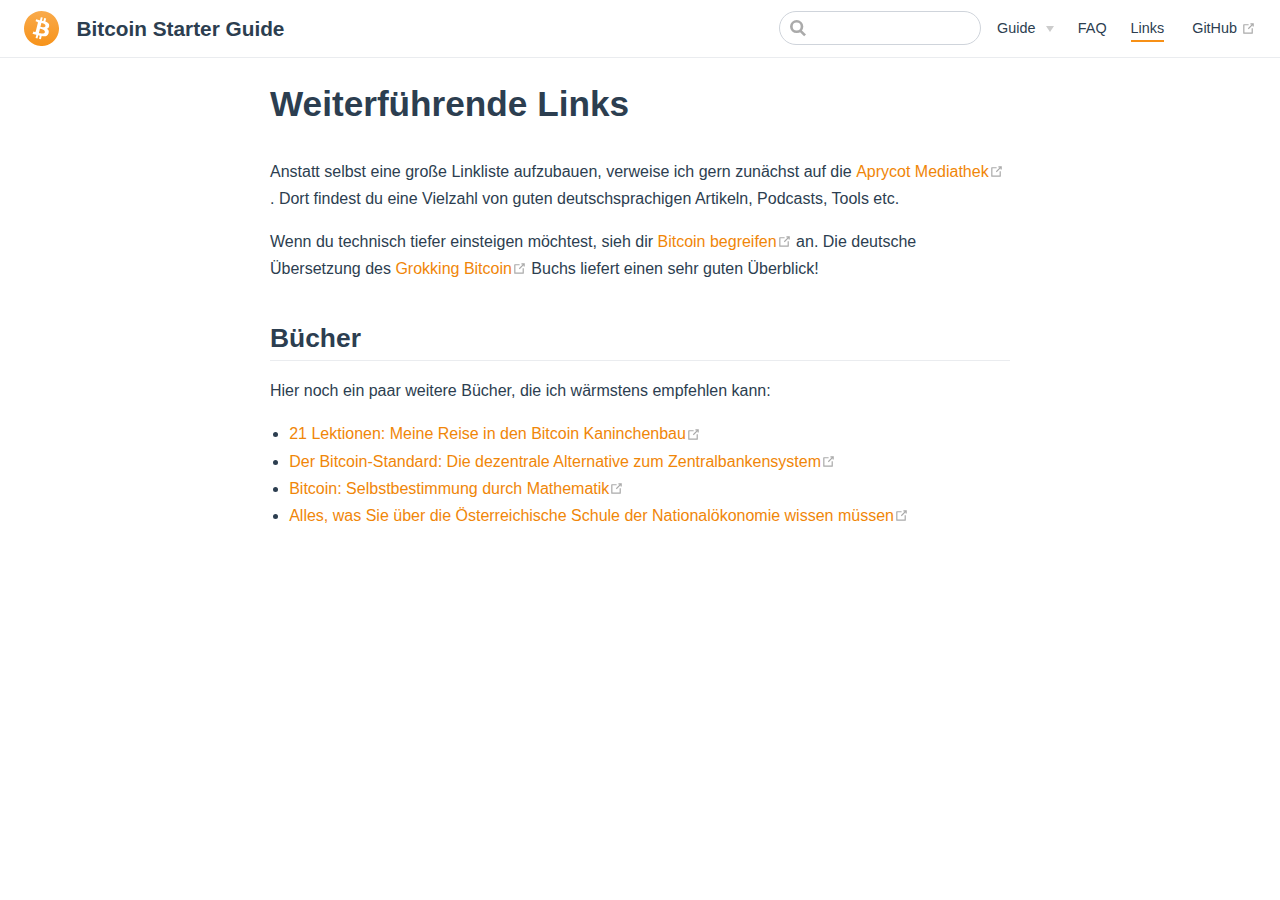
<file: links.html>
<!DOCTYPE html>
<html lang="en-US">
  <head>
    <meta charset="utf-8">
    <meta name="viewport" content="width=device-width,initial-scale=1">
    <title>Weiterführende Links | Bitcoin Starter Guide</title>
    <meta name="generator" content="VuePress 1.7.1">
    
    <meta name="description" content="Bitcoin Starter Guide">
    
    <link rel="preload" href="/assets/css/0.styles.0afc14c1.css" as="style"><link rel="preload" href="/assets/js/app.ac00534f.js" as="script"><link rel="preload" href="/assets/js/2.97e4de61.js" as="script"><link rel="preload" href="/assets/js/12.57abe6e4.js" as="script"><link rel="prefetch" href="/assets/js/10.13d57e93.js"><link rel="prefetch" href="/assets/js/11.e73ab4b9.js"><link rel="prefetch" href="/assets/js/3.fea4e30a.js"><link rel="prefetch" href="/assets/js/4.dda371ea.js"><link rel="prefetch" href="/assets/js/5.9e0195bc.js"><link rel="prefetch" href="/assets/js/6.d09cb291.js"><link rel="prefetch" href="/assets/js/7.89a4d375.js"><link rel="prefetch" href="/assets/js/8.bbce3b30.js"><link rel="prefetch" href="/assets/js/9.3b7cb7c1.js">
    <link rel="stylesheet" href="/assets/css/0.styles.0afc14c1.css">
  </head>
  <body>
    <div id="app" data-server-rendered="true"><div class="theme-container no-sidebar"><header class="navbar"><div class="sidebar-button"><svg xmlns="http://www.w3.org/2000/svg" aria-hidden="true" role="img" viewBox="0 0 448 512" class="icon"><path fill="currentColor" d="M436 124H12c-6.627 0-12-5.373-12-12V80c0-6.627 5.373-12 12-12h424c6.627 0 12 5.373 12 12v32c0 6.627-5.373 12-12 12zm0 160H12c-6.627 0-12-5.373-12-12v-32c0-6.627 5.373-12 12-12h424c6.627 0 12 5.373 12 12v32c0 6.627-5.373 12-12 12zm0 160H12c-6.627 0-12-5.373-12-12v-32c0-6.627 5.373-12 12-12h424c6.627 0 12 5.373 12 12v32c0 6.627-5.373 12-12 12z"></path></svg></div> <a href="/" class="home-link router-link-active"><img src="/bitcoin.svg" alt="Bitcoin Starter Guide" class="logo"> <span class="site-name can-hide">Bitcoin Starter Guide</span></a> <div class="links"><div class="search-box"><input aria-label="Search" autocomplete="off" spellcheck="false" value=""> <!----></div> <nav class="nav-links can-hide"><div class="nav-item"><div class="dropdown-wrapper"><button type="button" aria-label="Guide" class="dropdown-title"><span class="title">Guide</span> <span class="arrow down"></span></button> <button type="button" aria-label="Guide" class="mobile-dropdown-title"><span class="title">Guide</span> <span class="arrow right"></span></button> <ul class="nav-dropdown" style="display:none;"><li class="dropdown-item"><!----> <a href="/beginner.html" class="nav-link">
  Einstieg
</a></li><li class="dropdown-item"><!----> <a href="/intermediate.html" class="nav-link">
  Zwischenschritt
</a></li><li class="dropdown-item"><!----> <a href="/advanced.html" class="nav-link">
  Fortgeschritten
</a></li></ul></div></div><div class="nav-item"><a href="/faq.html" class="nav-link">
  FAQ
</a></div><div class="nav-item"><a href="/links.html" aria-current="page" class="nav-link router-link-exact-active router-link-active">
  Links
</a></div> <a href="https://github.com/hey-bitcoin-de/hey-bitcoin.de" target="_blank" rel="noopener noreferrer" class="repo-link">
    GitHub
    <span><svg xmlns="http://www.w3.org/2000/svg" aria-hidden="true" focusable="false" x="0px" y="0px" viewBox="0 0 100 100" width="15" height="15" class="icon outbound"><path fill="currentColor" d="M18.8,85.1h56l0,0c2.2,0,4-1.8,4-4v-32h-8v28h-48v-48h28v-8h-32l0,0c-2.2,0-4,1.8-4,4v56C14.8,83.3,16.6,85.1,18.8,85.1z"></path> <polygon fill="currentColor" points="45.7,48.7 51.3,54.3 77.2,28.5 77.2,37.2 85.2,37.2 85.2,14.9 62.8,14.9 62.8,22.9 71.5,22.9"></polygon></svg> <span class="sr-only">(opens new window)</span></span></a></nav></div></header> <div class="sidebar-mask"></div> <aside class="sidebar"><nav class="nav-links"><div class="nav-item"><div class="dropdown-wrapper"><button type="button" aria-label="Guide" class="dropdown-title"><span class="title">Guide</span> <span class="arrow down"></span></button> <button type="button" aria-label="Guide" class="mobile-dropdown-title"><span class="title">Guide</span> <span class="arrow right"></span></button> <ul class="nav-dropdown" style="display:none;"><li class="dropdown-item"><!----> <a href="/beginner.html" class="nav-link">
  Einstieg
</a></li><li class="dropdown-item"><!----> <a href="/intermediate.html" class="nav-link">
  Zwischenschritt
</a></li><li class="dropdown-item"><!----> <a href="/advanced.html" class="nav-link">
  Fortgeschritten
</a></li></ul></div></div><div class="nav-item"><a href="/faq.html" class="nav-link">
  FAQ
</a></div><div class="nav-item"><a href="/links.html" aria-current="page" class="nav-link router-link-exact-active router-link-active">
  Links
</a></div> <a href="https://github.com/hey-bitcoin-de/hey-bitcoin.de" target="_blank" rel="noopener noreferrer" class="repo-link">
    GitHub
    <span><svg xmlns="http://www.w3.org/2000/svg" aria-hidden="true" focusable="false" x="0px" y="0px" viewBox="0 0 100 100" width="15" height="15" class="icon outbound"><path fill="currentColor" d="M18.8,85.1h56l0,0c2.2,0,4-1.8,4-4v-32h-8v28h-48v-48h28v-8h-32l0,0c-2.2,0-4,1.8-4,4v56C14.8,83.3,16.6,85.1,18.8,85.1z"></path> <polygon fill="currentColor" points="45.7,48.7 51.3,54.3 77.2,28.5 77.2,37.2 85.2,37.2 85.2,14.9 62.8,14.9 62.8,22.9 71.5,22.9"></polygon></svg> <span class="sr-only">(opens new window)</span></span></a></nav>  <ul class="sidebar-links"><li><section class="sidebar-group depth-0"><p class="sidebar-heading open"><span>Weiterführende Links</span> <!----></p> <ul class="sidebar-links sidebar-group-items"><li><a href="/links.html#bucher" class="sidebar-link">Bücher</a><ul class="sidebar-sub-headers"></ul></li></ul></section></li></ul> </aside> <main class="page"> <div class="theme-default-content content__default"><h1 id="weiterfuhrende-links"><a href="#weiterfuhrende-links" class="header-anchor">#</a> Weiterführende Links</h1> <p>Anstatt selbst eine große Linkliste aufzubauen, verweise ich gern zunächst auf die <a href="https://aprycot.media/thek/" target="_blank" rel="noopener noreferrer">Aprycot Mediathek<span><svg xmlns="http://www.w3.org/2000/svg" aria-hidden="true" focusable="false" x="0px" y="0px" viewBox="0 0 100 100" width="15" height="15" class="icon outbound"><path fill="currentColor" d="M18.8,85.1h56l0,0c2.2,0,4-1.8,4-4v-32h-8v28h-48v-48h28v-8h-32l0,0c-2.2,0-4,1.8-4,4v56C14.8,83.3,16.6,85.1,18.8,85.1z"></path> <polygon fill="currentColor" points="45.7,48.7 51.3,54.3 77.2,28.5 77.2,37.2 85.2,37.2 85.2,14.9 62.8,14.9 62.8,22.9 71.5,22.9"></polygon></svg> <span class="sr-only">(opens new window)</span></span></a>.
Dort findest du eine Vielzahl von guten deutschsprachigen Artikeln, Podcasts, Tools etc.</p> <p>Wenn du technisch tiefer einsteigen möchtest, sieh dir <a href="http://bitcoinbegreifen.de/" target="_blank" rel="noopener noreferrer">Bitcoin begreifen<span><svg xmlns="http://www.w3.org/2000/svg" aria-hidden="true" focusable="false" x="0px" y="0px" viewBox="0 0 100 100" width="15" height="15" class="icon outbound"><path fill="currentColor" d="M18.8,85.1h56l0,0c2.2,0,4-1.8,4-4v-32h-8v28h-48v-48h28v-8h-32l0,0c-2.2,0-4,1.8-4,4v56C14.8,83.3,16.6,85.1,18.8,85.1z"></path> <polygon fill="currentColor" points="45.7,48.7 51.3,54.3 77.2,28.5 77.2,37.2 85.2,37.2 85.2,14.9 62.8,14.9 62.8,22.9 71.5,22.9"></polygon></svg> <span class="sr-only">(opens new window)</span></span></a> an.
Die deutsche Übersetzung des <a href="https://amzn.to/2XvbDCO" target="_blank" rel="noopener noreferrer">Grokking Bitcoin<span><svg xmlns="http://www.w3.org/2000/svg" aria-hidden="true" focusable="false" x="0px" y="0px" viewBox="0 0 100 100" width="15" height="15" class="icon outbound"><path fill="currentColor" d="M18.8,85.1h56l0,0c2.2,0,4-1.8,4-4v-32h-8v28h-48v-48h28v-8h-32l0,0c-2.2,0-4,1.8-4,4v56C14.8,83.3,16.6,85.1,18.8,85.1z"></path> <polygon fill="currentColor" points="45.7,48.7 51.3,54.3 77.2,28.5 77.2,37.2 85.2,37.2 85.2,14.9 62.8,14.9 62.8,22.9 71.5,22.9"></polygon></svg> <span class="sr-only">(opens new window)</span></span></a> Buchs liefert einen sehr guten Überblick!</p> <h2 id="bucher"><a href="#bucher" class="header-anchor">#</a> Bücher</h2> <p>Hier noch ein paar weitere Bücher, die ich wärmstens empfehlen kann:</p> <ul><li><a href="https://amzn.to/2XrshU2" target="_blank" rel="noopener noreferrer">21 Lektionen: Meine Reise in den Bitcoin Kaninchenbau<span><svg xmlns="http://www.w3.org/2000/svg" aria-hidden="true" focusable="false" x="0px" y="0px" viewBox="0 0 100 100" width="15" height="15" class="icon outbound"><path fill="currentColor" d="M18.8,85.1h56l0,0c2.2,0,4-1.8,4-4v-32h-8v28h-48v-48h28v-8h-32l0,0c-2.2,0-4,1.8-4,4v56C14.8,83.3,16.6,85.1,18.8,85.1z"></path> <polygon fill="currentColor" points="45.7,48.7 51.3,54.3 77.2,28.5 77.2,37.2 85.2,37.2 85.2,14.9 62.8,14.9 62.8,22.9 71.5,22.9"></polygon></svg> <span class="sr-only">(opens new window)</span></span></a></li> <li><a href="https://amzn.to/2zlk3F3" target="_blank" rel="noopener noreferrer">Der Bitcoin-Standard: Die dezentrale Alternative zum Zentralbankensystem<span><svg xmlns="http://www.w3.org/2000/svg" aria-hidden="true" focusable="false" x="0px" y="0px" viewBox="0 0 100 100" width="15" height="15" class="icon outbound"><path fill="currentColor" d="M18.8,85.1h56l0,0c2.2,0,4-1.8,4-4v-32h-8v28h-48v-48h28v-8h-32l0,0c-2.2,0-4,1.8-4,4v56C14.8,83.3,16.6,85.1,18.8,85.1z"></path> <polygon fill="currentColor" points="45.7,48.7 51.3,54.3 77.2,28.5 77.2,37.2 85.2,37.2 85.2,14.9 62.8,14.9 62.8,22.9 71.5,22.9"></polygon></svg> <span class="sr-only">(opens new window)</span></span></a></li> <li><a href="https://amzn.to/2X1NVit" target="_blank" rel="noopener noreferrer">Bitcoin: Selbstbestimmung durch Mathematik<span><svg xmlns="http://www.w3.org/2000/svg" aria-hidden="true" focusable="false" x="0px" y="0px" viewBox="0 0 100 100" width="15" height="15" class="icon outbound"><path fill="currentColor" d="M18.8,85.1h56l0,0c2.2,0,4-1.8,4-4v-32h-8v28h-48v-48h28v-8h-32l0,0c-2.2,0-4,1.8-4,4v56C14.8,83.3,16.6,85.1,18.8,85.1z"></path> <polygon fill="currentColor" points="45.7,48.7 51.3,54.3 77.2,28.5 77.2,37.2 85.2,37.2 85.2,14.9 62.8,14.9 62.8,22.9 71.5,22.9"></polygon></svg> <span class="sr-only">(opens new window)</span></span></a></li> <li><a href="https://amzn.to/2B3G0ZL" target="_blank" rel="noopener noreferrer">Alles, was Sie über die Österreichische Schule der Nationalökonomie wissen müssen<span><svg xmlns="http://www.w3.org/2000/svg" aria-hidden="true" focusable="false" x="0px" y="0px" viewBox="0 0 100 100" width="15" height="15" class="icon outbound"><path fill="currentColor" d="M18.8,85.1h56l0,0c2.2,0,4-1.8,4-4v-32h-8v28h-48v-48h28v-8h-32l0,0c-2.2,0-4,1.8-4,4v56C14.8,83.3,16.6,85.1,18.8,85.1z"></path> <polygon fill="currentColor" points="45.7,48.7 51.3,54.3 77.2,28.5 77.2,37.2 85.2,37.2 85.2,14.9 62.8,14.9 62.8,22.9 71.5,22.9"></polygon></svg> <span class="sr-only">(opens new window)</span></span></a></li></ul></div> <footer class="page-edit"><!----> <!----></footer> <!----> </main></div><div class="global-ui"></div></div>
    <script src="/assets/js/app.ac00534f.js" defer></script><script src="/assets/js/2.97e4de61.js" defer></script><script src="/assets/js/12.57abe6e4.js" defer></script>
  </body>
</html>
</file>
<file: assets/css/0.styles.0afc14c1.css>
code[class*=language-],pre[class*=language-]{color:#ccc;background:none;font-family:Consolas,Monaco,Andale Mono,Ubuntu Mono,monospace;font-size:1em;text-align:left;white-space:pre;word-spacing:normal;word-break:normal;word-wrap:normal;line-height:1.5;-moz-tab-size:4;-o-tab-size:4;tab-size:4;-webkit-hyphens:none;-ms-hyphens:none;hyphens:none}pre[class*=language-]{padding:1em;margin:.5em 0;overflow:auto}:not(pre)>code[class*=language-],pre[class*=language-]{background:#2d2d2d}:not(pre)>code[class*=language-]{padding:.1em;border-radius:.3em;white-space:normal}.token.block-comment,.token.cdata,.token.comment,.token.doctype,.token.prolog{color:#999}.token.punctuation{color:#ccc}.token.attr-name,.token.deleted,.token.namespace,.token.tag{color:#e2777a}.token.function-name{color:#6196cc}.token.boolean,.token.function,.token.number{color:#f08d49}.token.class-name,.token.constant,.token.property,.token.symbol{color:#f8c555}.token.atrule,.token.builtin,.token.important,.token.keyword,.token.selector{color:#cc99cd}.token.attr-value,.token.char,.token.regex,.token.string,.token.variable{color:#7ec699}.token.entity,.token.operator,.token.url{color:#67cdcc}.token.bold,.token.important{font-weight:700}.token.italic{font-style:italic}.token.entity{cursor:help}.token.inserted{color:green}.theme-default-content code{color:#476582;padding:.25rem .5rem;margin:0;font-size:.85em;background-color:rgba(27,31,35,.05);border-radius:3px}.theme-default-content code .token.deleted{color:#ec5975}.theme-default-content code .token.inserted{color:#f08608}.theme-default-content pre,.theme-default-content pre[class*=language-]{line-height:1.4;padding:1.25rem 1.5rem;margin:.85rem 0;background-color:#282c34;border-radius:6px;overflow:auto}.theme-default-content pre[class*=language-] code,.theme-default-content pre code{color:#fff;padding:0;background-color:transparent;border-radius:0}div[class*=language-]{position:relative;background-color:#282c34;border-radius:6px}div[class*=language-] .highlight-lines{-webkit-user-select:none;-ms-user-select:none;user-select:none;padding-top:1.3rem;position:absolute;top:0;left:0;width:100%;line-height:1.4}div[class*=language-] .highlight-lines .highlighted{background-color:rgba(0,0,0,.66)}div[class*=language-] pre,div[class*=language-] pre[class*=language-]{background:transparent;position:relative;z-index:1}div[class*=language-]:before{position:absolute;z-index:3;top:.8em;right:1em;font-size:.75rem;color:hsla(0,0%,100%,.4)}div[class*=language-]:not(.line-numbers-mode) .line-numbers-wrapper{display:none}div[class*=language-].line-numbers-mode .highlight-lines .highlighted{position:relative}div[class*=language-].line-numbers-mode .highlight-lines .highlighted:before{content:" ";position:absolute;z-index:3;left:0;top:0;display:block;width:3.5rem;height:100%;background-color:rgba(0,0,0,.66)}div[class*=language-].line-numbers-mode pre{padding-left:4.5rem;vertical-align:middle}div[class*=language-].line-numbers-mode .line-numbers-wrapper{position:absolute;top:0;width:3.5rem;text-align:center;color:hsla(0,0%,100%,.3);padding:1.25rem 0;line-height:1.4}div[class*=language-].line-numbers-mode .line-numbers-wrapper br{-webkit-user-select:none;-ms-user-select:none;user-select:none}div[class*=language-].line-numbers-mode .line-numbers-wrapper .line-number{position:relative;z-index:4;-webkit-user-select:none;-ms-user-select:none;user-select:none;font-size:.85em}div[class*=language-].line-numbers-mode:after{content:"";position:absolute;z-index:2;top:0;left:0;width:3.5rem;height:100%;border-radius:6px 0 0 6px;border-right:1px solid rgba(0,0,0,.66);background-color:#282c34}div[class~=language-js]:before{content:"js"}div[class~=language-ts]:before{content:"ts"}div[class~=language-html]:before{content:"html"}div[class~=language-md]:before{content:"md"}div[class~=language-vue]:before{content:"vue"}div[class~=language-css]:before{content:"css"}div[class~=language-sass]:before{content:"sass"}div[class~=language-scss]:before{content:"scss"}div[class~=language-less]:before{content:"less"}div[class~=language-stylus]:before{content:"stylus"}div[class~=language-go]:before{content:"go"}div[class~=language-java]:before{content:"java"}div[class~=language-c]:before{content:"c"}div[class~=language-sh]:before{content:"sh"}div[class~=language-yaml]:before{content:"yaml"}div[class~=language-py]:before{content:"py"}div[class~=language-docker]:before{content:"docker"}div[class~=language-dockerfile]:before{content:"dockerfile"}div[class~=language-makefile]:before{content:"makefile"}div[class~=language-javascript]:before{content:"js"}div[class~=language-typescript]:before{content:"ts"}div[class~=language-markup]:before{content:"html"}div[class~=language-markdown]:before{content:"md"}div[class~=language-json]:before{content:"json"}div[class~=language-ruby]:before{content:"rb"}div[class~=language-python]:before{content:"py"}div[class~=language-bash]:before{content:"sh"}div[class~=language-php]:before{content:"php"}.custom-block .custom-block-title{font-weight:600;margin-bottom:-.4rem}.custom-block.danger,.custom-block.tip,.custom-block.warning{padding:.1rem 1.5rem;border-left-width:.5rem;border-left-style:solid;margin:1rem 0}.custom-block.tip{background-color:#f3f5f7;border-color:#42b983}.custom-block.warning{background-color:rgba(255,229,100,.3);border-color:#e7c000;color:#6b5900}.custom-block.warning .custom-block-title{color:#b29400}.custom-block.warning a{color:#2c3e50}.custom-block.danger{background-color:#ffe6e6;border-color:#c00;color:#4d0000}.custom-block.danger .custom-block-title{color:#900}.custom-block.danger a{color:#2c3e50}.custom-block.details{display:block;position:relative;border-radius:2px;margin:1.6em 0;padding:1.6em;background-color:#eee}.custom-block.details h4{margin-top:0}.custom-block.details figure:last-child,.custom-block.details p:last-child{margin-bottom:0;padding-bottom:0}.custom-block.details summary{outline:none;cursor:pointer}.arrow{display:inline-block;width:0;height:0}.arrow.up{border-bottom:6px solid #ccc}.arrow.down,.arrow.up{border-left:4px solid transparent;border-right:4px solid transparent}.arrow.down{border-top:6px solid #ccc}.arrow.right{border-left:6px solid #ccc}.arrow.left,.arrow.right{border-top:4px solid transparent;border-bottom:4px solid transparent}.arrow.left{border-right:6px solid #ccc}.theme-default-content:not(.custom){max-width:740px;margin:0 auto;padding:2rem 2.5rem}@media (max-width:959px){.theme-default-content:not(.custom){padding:2rem}}@media (max-width:419px){.theme-default-content:not(.custom){padding:1.5rem}}.table-of-contents .badge{vertical-align:middle}body,html{padding:0;margin:0;background-color:#fff}body{font-family:-apple-system,BlinkMacSystemFont,Segoe UI,Roboto,Oxygen,Ubuntu,Cantarell,Fira Sans,Droid Sans,Helvetica Neue,sans-serif;-webkit-font-smoothing:antialiased;-moz-osx-font-smoothing:grayscale;font-size:16px;color:#2c3e50}.page{padding-left:20rem}.navbar{z-index:20;right:0;height:3.6rem;background-color:#fff;box-sizing:border-box;border-bottom:1px solid #eaecef}.navbar,.sidebar-mask{position:fixed;top:0;left:0}.sidebar-mask{z-index:9;width:100vw;height:100vh;display:none}.sidebar{font-size:16px;background-color:#fff;width:20rem;position:fixed;z-index:10;margin:0;top:3.6rem;left:0;bottom:0;box-sizing:border-box;border-right:1px solid #eaecef;overflow-y:auto}.theme-default-content:not(.custom)>:first-child{margin-top:3.6rem}.theme-default-content:not(.custom) a:hover{text-decoration:underline}.theme-default-content:not(.custom) p.demo{padding:1rem 1.5rem;border:1px solid #ddd;border-radius:4px}.theme-default-content:not(.custom) img{max-width:100%}.theme-default-content.custom{padding:0;margin:0}.theme-default-content.custom img{max-width:100%}a{font-weight:500;text-decoration:none}a,p a code{color:#f08608}p a code{font-weight:400}kbd{background:#eee;border:.15rem solid #ddd;border-bottom:.25rem solid #ddd;border-radius:.15rem;padding:0 .15em}blockquote{font-size:1rem;color:#999;border-left:.2rem solid #dfe2e5;margin:1rem 0;padding:.25rem 0 .25rem 1rem}blockquote>p{margin:0}ol,ul{padding-left:1.2em}strong{font-weight:600}h1,h2,h3,h4,h5,h6{font-weight:600;line-height:1.25}.theme-default-content:not(.custom)>h1,.theme-default-content:not(.custom)>h2,.theme-default-content:not(.custom)>h3,.theme-default-content:not(.custom)>h4,.theme-default-content:not(.custom)>h5,.theme-default-content:not(.custom)>h6{margin-top:-3.1rem;padding-top:4.6rem;margin-bottom:0}.theme-default-content:not(.custom)>h1:first-child,.theme-default-content:not(.custom)>h2:first-child,.theme-default-content:not(.custom)>h3:first-child,.theme-default-content:not(.custom)>h4:first-child,.theme-default-content:not(.custom)>h5:first-child,.theme-default-content:not(.custom)>h6:first-child{margin-top:-1.5rem;margin-bottom:1rem}.theme-default-content:not(.custom)>h1:first-child+.custom-block,.theme-default-content:not(.custom)>h1:first-child+p,.theme-default-content:not(.custom)>h1:first-child+pre,.theme-default-content:not(.custom)>h2:first-child+.custom-block,.theme-default-content:not(.custom)>h2:first-child+p,.theme-default-content:not(.custom)>h2:first-child+pre,.theme-default-content:not(.custom)>h3:first-child+.custom-block,.theme-default-content:not(.custom)>h3:first-child+p,.theme-default-content:not(.custom)>h3:first-child+pre,.theme-default-content:not(.custom)>h4:first-child+.custom-block,.theme-default-content:not(.custom)>h4:first-child+p,.theme-default-content:not(.custom)>h4:first-child+pre,.theme-default-content:not(.custom)>h5:first-child+.custom-block,.theme-default-content:not(.custom)>h5:first-child+p,.theme-default-content:not(.custom)>h5:first-child+pre,.theme-default-content:not(.custom)>h6:first-child+.custom-block,.theme-default-content:not(.custom)>h6:first-child+p,.theme-default-content:not(.custom)>h6:first-child+pre{margin-top:2rem}h1:hover .header-anchor,h2:hover .header-anchor,h3:hover .header-anchor,h4:hover .header-anchor,h5:hover .header-anchor,h6:hover .header-anchor{opacity:1}h1{font-size:2.2rem}h2{font-size:1.65rem;padding-bottom:.3rem;border-bottom:1px solid #eaecef}h3{font-size:1.35rem}a.header-anchor{font-size:.85em;float:left;margin-left:-.87em;padding-right:.23em;margin-top:.125em;opacity:0}a.header-anchor:hover{text-decoration:none}.line-number,code,kbd{font-family:source-code-pro,Menlo,Monaco,Consolas,Courier New,monospace}ol,p,ul{line-height:1.7}hr{border:0;border-top:1px solid #eaecef}table{border-collapse:collapse;margin:1rem 0;display:block;overflow-x:auto}tr{border-top:1px solid #dfe2e5}tr:nth-child(2n){background-color:#f6f8fa}td,th{border:1px solid #dfe2e5;padding:.6em 1em}.theme-container.sidebar-open .sidebar-mask{display:block}.theme-container.no-navbar .theme-default-content:not(.custom)>h1,.theme-container.no-navbar h2,.theme-container.no-navbar h3,.theme-container.no-navbar h4,.theme-container.no-navbar h5,.theme-container.no-navbar h6{margin-top:1.5rem;padding-top:0}.theme-container.no-navbar .sidebar{top:0}@media (min-width:720px){.theme-container.no-sidebar .sidebar{display:none}.theme-container.no-sidebar .page{padding-left:0}}@media (max-width:959px){.sidebar{font-size:15px;width:16.4rem}.page{padding-left:16.4rem}}@media (max-width:719px){.sidebar{top:0;padding-top:3.6rem;transform:translateX(-100%);transition:transform .2s ease}.page{padding-left:0}.theme-container.sidebar-open .sidebar{transform:translateX(0)}.theme-container.no-navbar .sidebar{padding-top:0}}@media (max-width:419px){h1{font-size:1.9rem}.theme-default-content div[class*=language-]{margin:.85rem -1.5rem;border-radius:0}}#nprogress{pointer-events:none}#nprogress .bar{background:#f08608;position:fixed;z-index:1031;top:0;left:0;width:100%;height:2px}#nprogress .peg{display:block;position:absolute;right:0;width:100px;height:100%;box-shadow:0 0 10px #f08608,0 0 5px #f08608;opacity:1;transform:rotate(3deg) translateY(-4px)}#nprogress .spinner{display:block;position:fixed;z-index:1031;top:15px;right:15px}#nprogress .spinner-icon{width:18px;height:18px;box-sizing:border-box;border-color:#f08608 transparent transparent #f08608;border-style:solid;border-width:2px;border-radius:50%;-webkit-animation:nprogress-spinner .4s linear infinite;animation:nprogress-spinner .4s linear infinite}.nprogress-custom-parent{overflow:hidden;position:relative}.nprogress-custom-parent #nprogress .bar,.nprogress-custom-parent #nprogress .spinner{position:absolute}@-webkit-keyframes nprogress-spinner{0%{transform:rotate(0deg)}to{transform:rotate(1turn)}}@keyframes nprogress-spinner{0%{transform:rotate(0deg)}to{transform:rotate(1turn)}}.icon.outbound{color:#aaa;display:inline-block;vertical-align:middle;position:relative;top:-1px}.sr-only{position:absolute;width:1px;height:1px;padding:0;margin:-1px;overflow:hidden;clip:rect(0,0,0,0);white-space:nowrap;border-width:0}.home{padding:3.6rem 2rem 0;max-width:960px;margin:0 auto;display:block}.home .hero{text-align:center}.home .hero img{max-width:100%;max-height:280px;display:block;margin:3rem auto 1.5rem}.home .hero h1{font-size:3rem}.home .hero .action,.home .hero .description,.home .hero h1{margin:1.8rem auto}.home .hero .description{max-width:35rem;font-size:1.6rem;line-height:1.3;color:#6a8bad}.home .hero .action-button{display:inline-block;font-size:1.2rem;color:#fff;background-color:#f08608;padding:.8rem 1.6rem;border-radius:4px;transition:background-color .1s ease;box-sizing:border-box;border-bottom:1px solid #d87907}.home .hero .action-button:hover{background-color:#f7931b}.home .features{border-top:1px solid #eaecef;padding:1.2rem 0;margin-top:2.5rem;display:flex;flex-wrap:wrap;align-items:flex-start;align-content:stretch;justify-content:space-between}.home .feature{flex-grow:1;flex-basis:30%;max-width:30%}.home .feature h2{font-size:1.4rem;font-weight:500;border-bottom:none;padding-bottom:0;color:#3a5169}.home .feature p{color:#4e6e8e}.home .footer{padding:2.5rem;border-top:1px solid #eaecef;text-align:center;color:#4e6e8e}@media (max-width:719px){.home .features{flex-direction:column}.home .feature{max-width:100%;padding:0 2.5rem}}@media (max-width:419px){.home{padding-left:1.5rem;padding-right:1.5rem}.home .hero img{max-height:210px;margin:2rem auto 1.2rem}.home .hero h1{font-size:2rem}.home .hero .action,.home .hero .description,.home .hero h1{margin:1.2rem auto}.home .hero .description{font-size:1.2rem}.home .hero .action-button{font-size:1rem;padding:.6rem 1.2rem}.home .feature h2{font-size:1.25rem}}.search-box{display:inline-block;position:relative;margin-right:1rem}.search-box input{cursor:text;width:10rem;height:2rem;color:#4e6e8e;display:inline-block;border:1px solid #cfd4db;border-radius:2rem;font-size:.9rem;line-height:2rem;padding:0 .5rem 0 2rem;outline:none;transition:all .2s ease;background:#fff url(/assets/img/search.83621669.svg) .6rem .5rem no-repeat;background-size:1rem}.search-box input:focus{cursor:auto;border-color:#f08608}.search-box .suggestions{background:#fff;width:20rem;position:absolute;top:2rem;border:1px solid #cfd4db;border-radius:6px;padding:.4rem;list-style-type:none}.search-box .suggestions.align-right{right:0}.search-box .suggestion{line-height:1.4;padding:.4rem .6rem;border-radius:4px;cursor:pointer}.search-box .suggestion a{white-space:normal;color:#5d82a6}.search-box .suggestion a .page-title{font-weight:600}.search-box .suggestion a .header{font-size:.9em;margin-left:.25em}.search-box .suggestion.focused{background-color:#f3f4f5}.search-box .suggestion.focused a{color:#f08608}@media (max-width:959px){.search-box input{cursor:pointer;width:0;border-color:transparent;position:relative}.search-box input:focus{cursor:text;left:0;width:10rem}}@media (-ms-high-contrast:none){.search-box input{height:2rem}}@media (max-width:959px) and (min-width:719px){.search-box .suggestions{left:0}}@media (max-width:719px){.search-box{margin-right:0}.search-box input{left:1rem}.search-box .suggestions{right:0}}@media (max-width:419px){.search-box .suggestions{width:calc(100vw - 4rem)}.search-box input:focus{width:8rem}}.sidebar-button{cursor:pointer;display:none;width:1.25rem;height:1.25rem;position:absolute;padding:.6rem;top:.6rem;left:1rem}.sidebar-button .icon{display:block;width:1.25rem;height:1.25rem}@media (max-width:719px){.sidebar-button{display:block}}.dropdown-enter,.dropdown-leave-to{height:0!important}.dropdown-wrapper{cursor:pointer}.dropdown-wrapper .dropdown-title,.dropdown-wrapper .mobile-dropdown-title{display:block;font-size:.9rem;font-family:inherit;cursor:inherit;padding:inherit;line-height:1.4rem;background:transparent;border:none;font-weight:500;color:#2c3e50}.dropdown-wrapper .dropdown-title:hover,.dropdown-wrapper .mobile-dropdown-title:hover{border-color:transparent}.dropdown-wrapper .dropdown-title .arrow,.dropdown-wrapper .mobile-dropdown-title .arrow{vertical-align:middle;margin-top:-1px;margin-left:.4rem}.dropdown-wrapper .mobile-dropdown-title{display:none;font-weight:600}.dropdown-wrapper .mobile-dropdown-title font-size inherit:hover{color:#f08608}.dropdown-wrapper .nav-dropdown .dropdown-item{color:inherit;line-height:1.7rem}.dropdown-wrapper .nav-dropdown .dropdown-item h4{margin:.45rem 0 0;border-top:1px solid #eee;padding:1rem 1.5rem .45rem 1.25rem}.dropdown-wrapper .nav-dropdown .dropdown-item .dropdown-subitem-wrapper{padding:0;list-style:none}.dropdown-wrapper .nav-dropdown .dropdown-item .dropdown-subitem-wrapper .dropdown-subitem{font-size:.9em}.dropdown-wrapper .nav-dropdown .dropdown-item a{display:block;line-height:1.7rem;position:relative;border-bottom:none;font-weight:400;margin-bottom:0;padding:0 1.5rem 0 1.25rem}.dropdown-wrapper .nav-dropdown .dropdown-item a.router-link-active,.dropdown-wrapper .nav-dropdown .dropdown-item a:hover{color:#f08608}.dropdown-wrapper .nav-dropdown .dropdown-item a.router-link-active:after{content:"";width:0;height:0;border-left:5px solid #f08608;border-top:3px solid transparent;border-bottom:3px solid transparent;position:absolute;top:calc(50% - 2px);left:9px}.dropdown-wrapper .nav-dropdown .dropdown-item:first-child h4{margin-top:0;padding-top:0;border-top:0}@media (max-width:719px){.dropdown-wrapper.open .dropdown-title{margin-bottom:.5rem}.dropdown-wrapper .dropdown-title{display:none}.dropdown-wrapper .mobile-dropdown-title{display:block}.dropdown-wrapper .nav-dropdown{transition:height .1s ease-out;overflow:hidden}.dropdown-wrapper .nav-dropdown .dropdown-item h4{border-top:0;margin-top:0;padding-top:0}.dropdown-wrapper .nav-dropdown .dropdown-item>a,.dropdown-wrapper .nav-dropdown .dropdown-item h4{font-size:15px;line-height:2rem}.dropdown-wrapper .nav-dropdown .dropdown-item .dropdown-subitem{font-size:14px;padding-left:1rem}}@media (min-width:719px){.dropdown-wrapper{height:1.8rem}.dropdown-wrapper.open .nav-dropdown,.dropdown-wrapper:hover .nav-dropdown{display:block!important}.dropdown-wrapper.open:blur{display:none}.dropdown-wrapper .nav-dropdown{display:none;height:auto!important;box-sizing:border-box;max-height:calc(100vh - 2.7rem);overflow-y:auto;position:absolute;top:100%;right:0;background-color:#fff;padding:.6rem 0;border:1px solid;border-color:#ddd #ddd #ccc;text-align:left;border-radius:.25rem;white-space:nowrap;margin:0}}.nav-links{display:inline-block}.nav-links a{line-height:1.4rem;color:inherit}.nav-links a.router-link-active,.nav-links a:hover{color:#f08608}.nav-links .nav-item{position:relative;display:inline-block;margin-left:1.5rem;line-height:2rem}.nav-links .nav-item:first-child{margin-left:0}.nav-links .repo-link{margin-left:1.5rem}@media (max-width:719px){.nav-links .nav-item,.nav-links .repo-link{margin-left:0}}@media (min-width:719px){.nav-links a.router-link-active,.nav-links a:hover{color:#2c3e50}.nav-item>a:not(.external).router-link-active,.nav-item>a:not(.external):hover{margin-bottom:-2px;border-bottom:2px solid #f79016}}.navbar{padding:.7rem 1.5rem;line-height:2.2rem}.navbar a,.navbar img,.navbar span{display:inline-block}.navbar .logo{height:2.2rem;min-width:2.2rem;margin-right:.8rem;vertical-align:top}.navbar .site-name{font-size:1.3rem;font-weight:600;color:#2c3e50;position:relative}.navbar .links{padding-left:1.5rem;box-sizing:border-box;background-color:#fff;white-space:nowrap;font-size:.9rem;position:absolute;right:1.5rem;top:.7rem;display:flex}.navbar .links .search-box{flex:0 0 auto;vertical-align:top}@media (max-width:719px){.navbar{padding-left:4rem}.navbar .can-hide{display:none}.navbar .links{padding-left:1.5rem}.navbar .site-name{width:calc(100vw - 9.4rem);overflow:hidden;white-space:nowrap;text-overflow:ellipsis}}.page-edit{max-width:740px;margin:0 auto;padding:2rem 2.5rem}@media (max-width:959px){.page-edit{padding:2rem}}@media (max-width:419px){.page-edit{padding:1.5rem}}.page-edit{padding-top:1rem;padding-bottom:1rem;overflow:auto}.page-edit .edit-link{display:inline-block}.page-edit .edit-link a{color:#4e6e8e;margin-right:.25rem}.page-edit .last-updated{float:right;font-size:.9em}.page-edit .last-updated .prefix{font-weight:500;color:#4e6e8e}.page-edit .last-updated .time{font-weight:400;color:#767676}@media (max-width:719px){.page-edit .edit-link{margin-bottom:.5rem}.page-edit .last-updated{font-size:.8em;float:none;text-align:left}}.page-nav{max-width:740px;margin:0 auto;padding:2rem 2.5rem}@media (max-width:959px){.page-nav{padding:2rem}}@media (max-width:419px){.page-nav{padding:1.5rem}}.page-nav{padding-top:1rem;padding-bottom:0}.page-nav .inner{min-height:2rem;margin-top:0;border-top:1px solid #eaecef;padding-top:1rem;overflow:auto}.page-nav .next{float:right}.page{padding-bottom:2rem;display:block}.sidebar-group .sidebar-group{padding-left:.5em}.sidebar-group:not(.collapsable) .sidebar-heading:not(.clickable){cursor:auto;color:inherit}.sidebar-group.is-sub-group{padding-left:0}.sidebar-group.is-sub-group>.sidebar-heading{font-size:.95em;line-height:1.4;font-weight:400;padding-left:2rem}.sidebar-group.is-sub-group>.sidebar-heading:not(.clickable){opacity:.5}.sidebar-group.is-sub-group>.sidebar-group-items{padding-left:1rem}.sidebar-group.is-sub-group>.sidebar-group-items>li>.sidebar-link{font-size:.95em;border-left:none}.sidebar-group.depth-2>.sidebar-heading{border-left:none}.sidebar-heading{color:#2c3e50;transition:color .15s ease;cursor:pointer;font-size:1.1em;font-weight:700;padding:.35rem 1.5rem .35rem 1.25rem;width:100%;box-sizing:border-box;margin:0;border-left:.25rem solid transparent}.sidebar-heading.open,.sidebar-heading:hover{color:inherit}.sidebar-heading .arrow{position:relative;top:-.12em;left:.5em}.sidebar-heading.clickable.active{font-weight:600;color:#f08608;border-left-color:#f08608}.sidebar-heading.clickable:hover{color:#f08608}.sidebar-group-items{transition:height .1s ease-out;font-size:.95em;overflow:hidden}.sidebar .sidebar-sub-headers{padding-left:1rem;font-size:.95em}a.sidebar-link{font-size:1em;font-weight:400;display:inline-block;color:#2c3e50;border-left:.25rem solid transparent;padding:.35rem 1rem .35rem 1.25rem;line-height:1.4;width:100%;box-sizing:border-box}a.sidebar-link:hover{color:#f08608}a.sidebar-link.active{font-weight:600;color:#f08608;border-left-color:#f08608}.sidebar-group a.sidebar-link{padding-left:2rem}.sidebar-sub-headers a.sidebar-link{padding-top:.25rem;padding-bottom:.25rem;border-left:none}.sidebar-sub-headers a.sidebar-link.active{font-weight:500}.sidebar ul{padding:0;margin:0;list-style-type:none}.sidebar a{display:inline-block}.sidebar .nav-links{display:none;border-bottom:1px solid #eaecef;padding:.5rem 0 .75rem}.sidebar .nav-links a{font-weight:600}.sidebar .nav-links .nav-item,.sidebar .nav-links .repo-link{display:block;line-height:1.25rem;font-size:1.1em;padding:.5rem 0 .5rem 1.5rem}.sidebar>.sidebar-links{padding:1.5rem 0}.sidebar>.sidebar-links>li>a.sidebar-link{font-size:1.1em;line-height:1.7;font-weight:700}.sidebar>.sidebar-links>li:not(:first-child){margin-top:.75rem}@media (max-width:719px){.sidebar .nav-links{display:block}.sidebar .nav-links .dropdown-wrapper .nav-dropdown .dropdown-item a.router-link-active:after{top:calc(1rem - 2px)}.sidebar>.sidebar-links{padding:1rem 0}}.badge[data-v-15b7b770]{display:inline-block;font-size:14px;height:18px;line-height:18px;border-radius:3px;padding:0 6px;color:#fff}.badge.green[data-v-15b7b770],.badge.tip[data-v-15b7b770],.badge[data-v-15b7b770]{background-color:#42b983}.badge.error[data-v-15b7b770]{background-color:#da5961}.badge.warn[data-v-15b7b770],.badge.warning[data-v-15b7b770],.badge.yellow[data-v-15b7b770]{background-color:#e7c000}.badge+.badge[data-v-15b7b770]{margin-left:5px}.theme-code-block[data-v-6d04095e]{display:none}.theme-code-block__active[data-v-6d04095e]{display:block}.theme-code-block>pre[data-v-6d04095e]{background-color:orange}.theme-code-group__nav[data-v-32c2d7ed]{margin-bottom:-35px;background-color:#282c34;padding-bottom:22px;border-top-left-radius:6px;border-top-right-radius:6px;padding-left:10px;padding-top:10px}.theme-code-group__ul[data-v-32c2d7ed]{margin:auto 0;padding-left:0;display:inline-flex;list-style:none}.theme-code-group__nav-tab[data-v-32c2d7ed]{border:0;padding:5px;cursor:pointer;background-color:transparent;font-size:.85em;line-height:1.4;color:hsla(0,0%,100%,.9);font-weight:600}.theme-code-group__nav-tab-active[data-v-32c2d7ed]{border-bottom:1px solid #42b983}.pre-blank[data-v-32c2d7ed]{color:#42b983}
</file>
